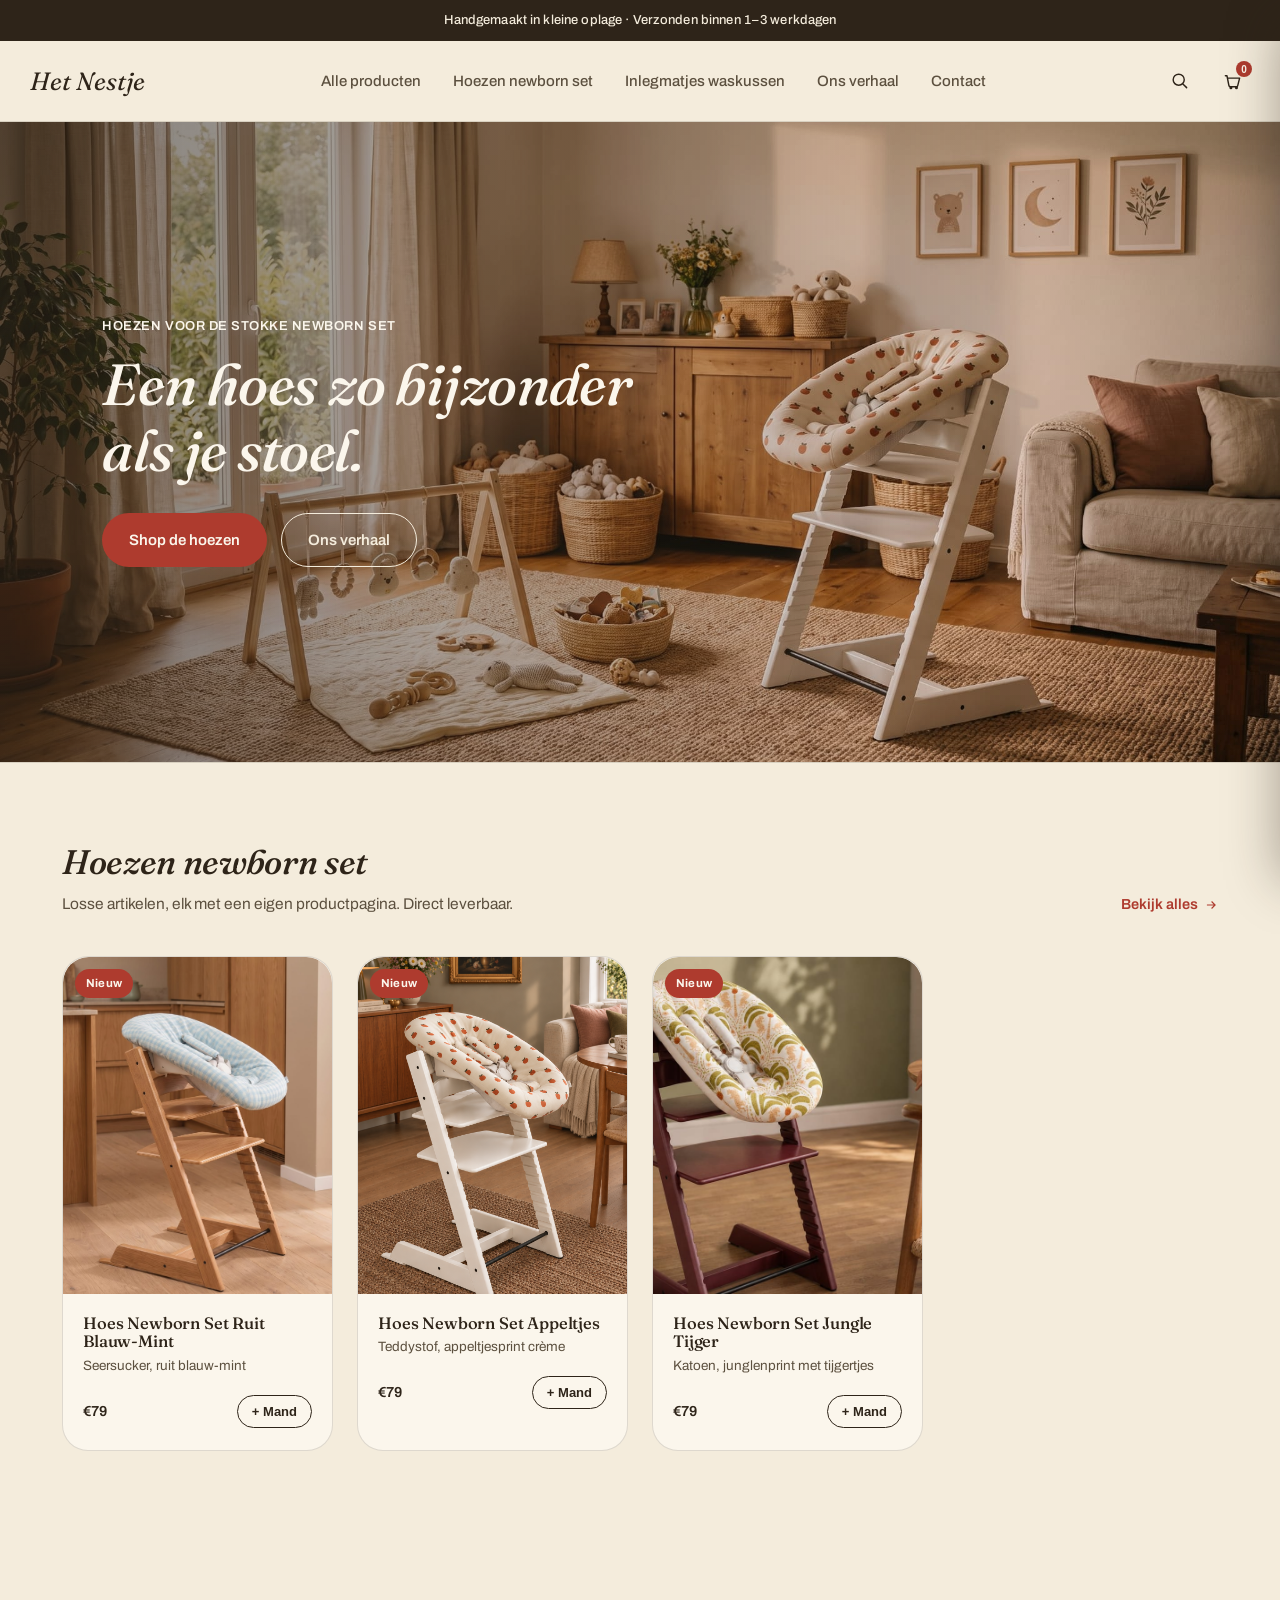
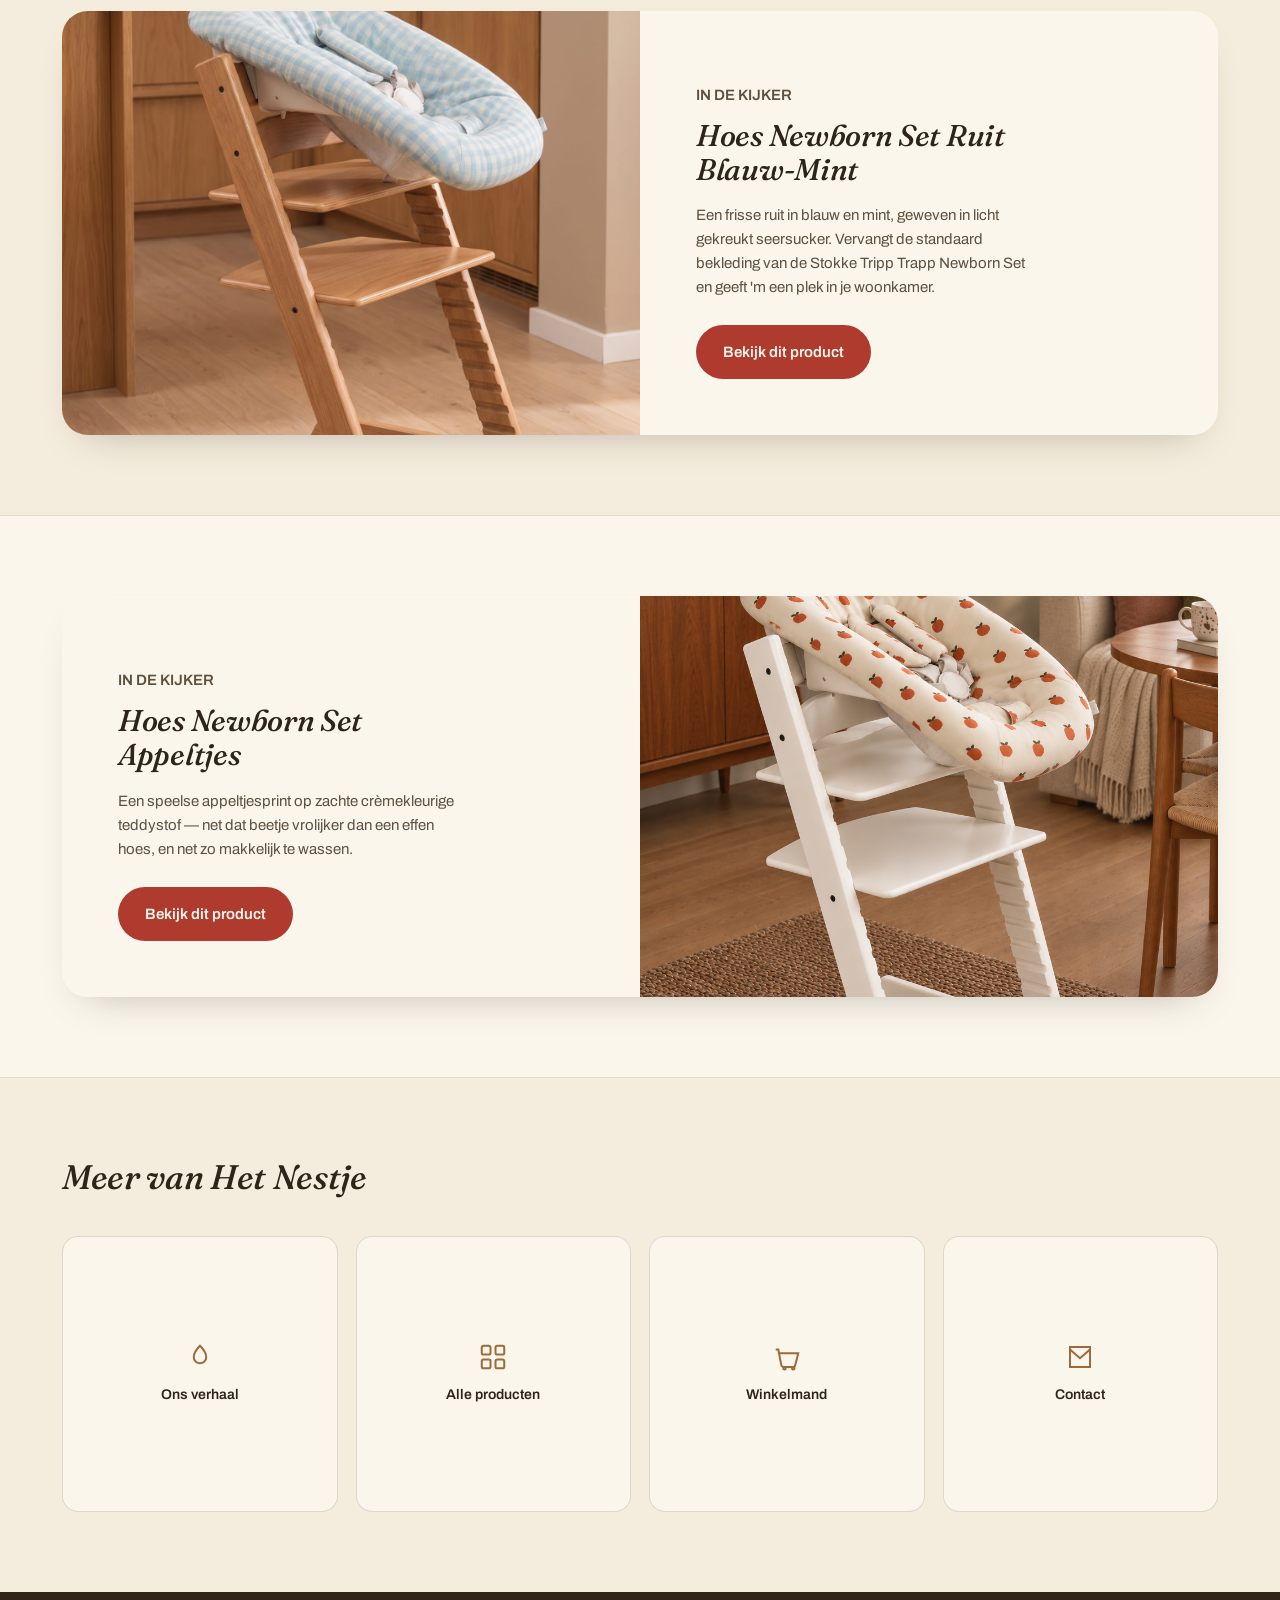
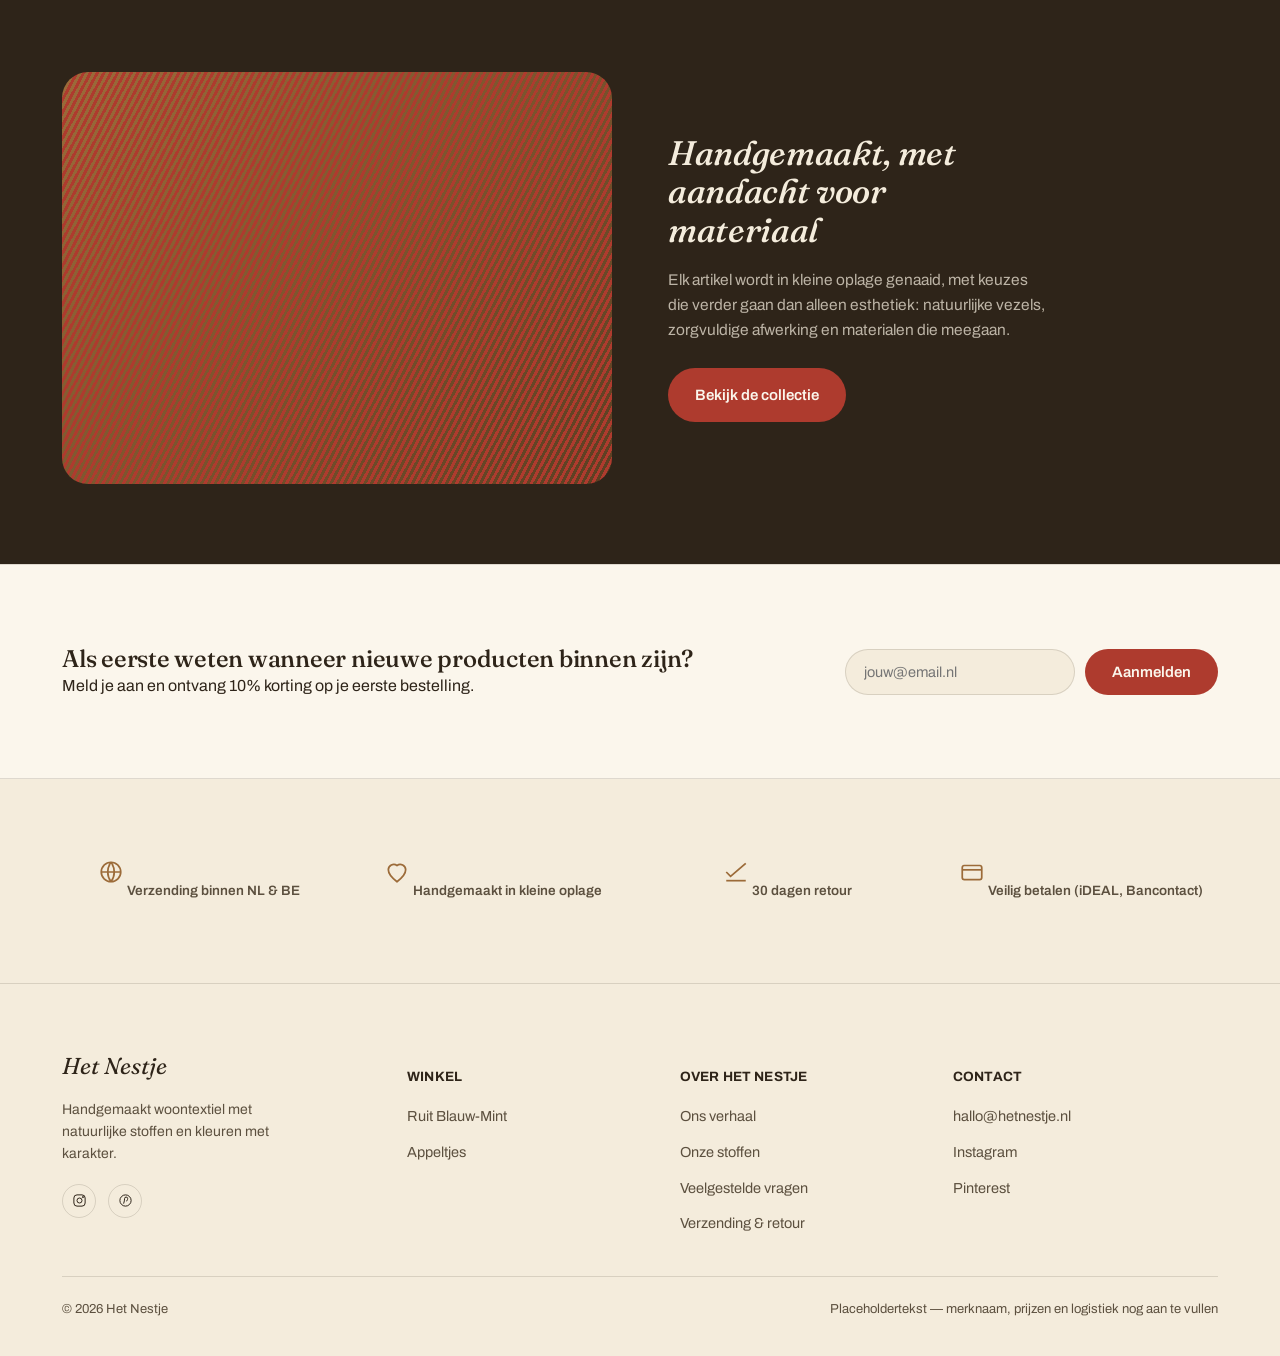
<file: index.html>
<!DOCTYPE html>
<html lang="nl">
<head>
<meta charset="UTF-8">
<meta name="viewport" content="width=device-width, initial-scale=1.0">
<title>Het Nestje — handgemaakte woontextiel</title>
<link rel="preconnect" href="https://fonts.googleapis.com">
<link rel="preconnect" href="https://fonts.gstatic.com" crossorigin>
<link href="https://fonts.googleapis.com/css2?family=Fraunces:ital,opsz,wght@0,9..144,400..600;1,9..144,400..600&family=Archivo:wght@400;500;600;700&display=swap" rel="stylesheet">
<link rel="stylesheet" href="css/style.css">
</head>
<body>

<div class="announce">Handgemaakt in kleine oplage · Verzonden binnen 1–3 werkdagen</div>

<header class="nav">
  <div class="wrap nav-inner">
    <a href="index.html" class="logo">Het Nestje</a>
    <nav>
      <ul class="nav-links" id="navLinks">
        <li class="nav-item"><a href="shop.html">Alle producten</a></li>
        <li class="nav-item"><a href="shop.html?cat=Hoezen%20newborn%20set">Hoezen newborn set</a></li>
        <li class="nav-item"><a href="shop.html?cat=Inlegmatjes%20waskussen">Inlegmatjes waskussen</a></li>
        <li class="nav-item"><a href="index.html#verhaal">Ons verhaal</a></li>
        <li class="nav-item"><a href="index.html#nieuwsbrief">Contact</a></li>
      </ul>
    </nav>
    <div class="nav-right">
      <button class="icon-btn" aria-label="Zoeken">
        <svg width="19" height="19" viewBox="0 0 24 24" fill="none" stroke="currentColor" stroke-width="1.8" stroke-linecap="round"><circle cx="11" cy="11" r="7"/><line x1="21" y1="21" x2="16.6" y2="16.6"/></svg>
      </button>
      <button class="icon-btn" aria-label="Winkelmand" data-cart-open>
        <svg width="19" height="19" viewBox="0 0 24 24" fill="none" stroke="currentColor" stroke-width="1.8" stroke-linecap="round" stroke-linejoin="round"><path d="M3 6h2l2.4 12.2a2 2 0 0 0 2 1.8h7.2a2 2 0 0 0 2-1.6L21 9H6"/><circle cx="10" cy="21" r="1"/><circle cx="17" cy="21" r="1"/></svg>
        <span class="cart-count">0</span>
      </button>
      <button class="nav-toggle" id="navToggle" aria-label="Menu" aria-expanded="false">
        <svg viewBox="0 0 24 24" fill="none" stroke="currentColor" stroke-width="1.8" stroke-linecap="round"><line x1="3" y1="7" x2="21" y2="7"/><line x1="3" y1="12" x2="21" y2="12"/><line x1="3" y1="17" x2="21" y2="17"/></svg>
      </button>
    </div>
  </div>
</header>

<main id="top">

  <!-- HERO: full-bleed banner -->
  <section class="hero" style="padding:0;">
    <div class="hero-scene">
      <div class="hero-overlay">
        <p class="hero-eyebrow">HOEZEN VOOR DE STOKKE NEWBORN SET</p>
        <h1>Een hoes zo bijzonder als je stoel.</h1>
        <div class="hero-cta">
          <a href="shop.html" class="btn btn-primary">Shop de hoezen</a>
          <a href="index.html#verhaal" class="btn btn-ghost btn-on-ink">Ons verhaal</a>
        </div>
      </div>
    </div>
  </section>

  <!-- NIEUW BINNEN: dynamische productgrid -->
  <section id="collectie">
    <div class="wrap">
      <div class="section-head">
        <div>
          <h2>Hoezen newborn set</h2>
          <p>Losse artikelen, elk met een eigen productpagina. Direct leverbaar.</p>
        </div>
        <a href="shop.html" class="section-link">Bekijk alles
          <svg viewBox="0 0 24 24" fill="none" stroke="currentColor" stroke-width="2"><path d="M5 12h14M13 6l6 6-6 6"/></svg>
        </a>
      </div>
      <div class="product-row" data-shop="featured"></div>
    </div>
  </section>

  <!-- FEATURE BANNER 1 -->
  <section id="stoffen">
    <div class="wrap">
      <div class="feature">
        <div class="feature-art" style="background-image:url('assets/images/newborn-set-seersucker-blauw-mint.jpeg'); background-size:cover; background-position:center;"></div>
        <div class="feature-copy">
          <p class="feature-eyebrow">IN DE KIJKER</p>
          <h3>Hoes Newborn Set Ruit Blauw-Mint</h3>
          <p>Een frisse ruit in blauw en mint, geweven in licht gekreukt seersucker. Vervangt de standaard bekleding van de Stokke Tripp Trapp Newborn Set en geeft 'm een plek in je woonkamer.</p>
          <a href="product.html?id=newborn-set-seersucker-blauw-mint" class="btn btn-primary">Bekijk dit product</a>
        </div>
      </div>
    </div>
  </section>

  <!-- FEATURE BANNER 2 (reversed) -->
  <section class="on-surface">
    <div class="wrap">
      <div class="feature reverse">
        <div class="feature-art" style="background-image:url('assets/images/newborn-set-teddy-appeltjes.png'); background-size:cover; background-position:center;"></div>
        <div class="feature-copy">
          <p class="feature-eyebrow">IN DE KIJKER</p>
          <h3>Hoes Newborn Set Appeltjes</h3>
          <p>Een speelse appeltjesprint op zachte crèmekleurige teddystof — net dat beetje vrolijker dan een effen hoes, en net zo makkelijk te wassen.</p>
          <a href="product.html?id=newborn-set-teddy-appeltjes" class="btn btn-primary">Bekijk dit product</a>
        </div>
      </div>
    </div>
  </section>

  <!-- BRAND TILES -->
  <section id="verhaal">
    <div class="wrap">
      <div class="section-head">
        <div>
          <h2>Meer van Het Nestje</h2>
        </div>
      </div>
      <div class="brand-tiles">
        <a href="index.html#verhaal" class="brand-tile">
          <svg viewBox="0 0 24 24" fill="none" stroke="currentColor" stroke-width="1.6"><path d="M12 3c3 3 5 6 5 9a5 5 0 0 1-10 0c0-3 2-6 5-9z"/></svg>
          <span>Ons verhaal</span>
        </a>
        <a href="shop.html" class="brand-tile">
          <svg viewBox="0 0 24 24" fill="none" stroke="currentColor" stroke-width="1.6"><rect x="3" y="3" width="7" height="7" rx="1.5"/><rect x="14" y="3" width="7" height="7" rx="1.5"/><rect x="3" y="14" width="7" height="7" rx="1.5"/><rect x="14" y="14" width="7" height="7" rx="1.5"/></svg>
          <span>Alle producten</span>
        </a>
        <a href="cart.html" class="brand-tile">
          <svg viewBox="0 0 24 24" fill="none" stroke="currentColor" stroke-width="1.6"><path d="M3 6h2l2.4 12.2a2 2 0 0 0 2 1.8h7.2a2 2 0 0 0 2-1.6L21 9H6"/><circle cx="10" cy="21" r="1"/><circle cx="17" cy="21" r="1"/></svg>
          <span>Winkelmand</span>
        </a>
        <a href="index.html#nieuwsbrief" class="brand-tile">
          <svg viewBox="0 0 24 24" fill="none" stroke="currentColor" stroke-width="1.6"><path d="M4 4h16v16H4z"/><path d="M4 6l8 7 8-7"/></svg>
          <span>Contact</span>
        </a>
      </div>
    </div>
  </section>

  <!-- STATEMENT / CRAFT -->
  <section class="statement">
    <div class="wrap">
      <div class="statement-art"></div>
      <div>
        <h2>Handgemaakt, met aandacht voor materiaal</h2>
        <p>Elk artikel wordt in kleine oplage genaaid, met keuzes die verder gaan dan alleen esthetiek: natuurlijke vezels, zorgvuldige afwerking en materialen die meegaan.</p>
        <a href="shop.html" class="btn btn-primary">Bekijk de collectie</a>
      </div>
    </div>
  </section>

  <!-- NEWSLETTER -->
  <section class="on-surface" id="nieuwsbrief">
    <div class="wrap newsletter-inner">
      <div>
        <h2 class="newsletter">Als eerste weten wanneer nieuwe producten binnen zijn?</h2>
        <p>Meld je aan en ontvang 10% korting op je eerste bestelling.</p>
      </div>
      <form class="newsletter-form" onsubmit="event.preventDefault(); this.reset(); this.querySelector('button').textContent='Bedankt!';">
        <label for="email" class="visually-hidden">E-mailadres</label>
        <input id="email" type="email" placeholder="jouw@email.nl" required>
        <button type="submit" class="btn btn-primary">Aanmelden</button>
      </form>
    </div>
  </section>

  <!-- TRUST BADGES -->
  <section>
    <div class="wrap badges">
      <div class="badge">
        <svg viewBox="0 0 24 24" fill="none" stroke="currentColor" stroke-width="1.6"><path d="M3 12h18M12 3a15 15 0 0 1 0 18M12 3a15 15 0 0 0 0 18"/><circle cx="12" cy="12" r="9"/></svg>
        <span>Verzending binnen NL &amp; BE</span>
      </div>
      <div class="badge">
        <svg viewBox="0 0 24 24" fill="none" stroke="currentColor" stroke-width="1.6"><path d="M12 21c-4-3-8-6.5-8-11a5 5 0 0 1 8-4 5 5 0 0 1 8 4c0 4.5-4 8-8 11z"/></svg>
        <span>Handgemaakt in kleine oplage</span>
      </div>
      <div class="badge">
        <svg viewBox="0 0 24 24" fill="none" stroke="currentColor" stroke-width="1.6"><path d="M3 12l4 4L21 4"/><path d="M3 20h18"/></svg>
        <span>30 dagen retour</span>
      </div>
      <div class="badge">
        <svg viewBox="0 0 24 24" fill="none" stroke="currentColor" stroke-width="1.6"><rect x="3" y="6" width="18" height="13" rx="2"/><path d="M3 10h18"/></svg>
        <span>Veilig betalen (iDEAL, Bancontact)</span>
      </div>
    </div>
  </section>

</main>

<footer>
  <div class="wrap">
    <div class="footer-grid">
      <div class="footer-brand">
        <a href="index.html" class="logo">Het Nestje</a>
        <p>Handgemaakt woontextiel met natuurlijke stoffen en kleuren met karakter.</p>
        <div class="footer-social">
          <a href="#" aria-label="Instagram"><svg viewBox="0 0 24 24" fill="none" stroke="currentColor" stroke-width="1.6"><rect x="3" y="3" width="18" height="18" rx="5"/><circle cx="12" cy="12" r="4"/><circle cx="17.5" cy="6.5" r="1"/></svg></a>
          <a href="#" aria-label="Pinterest"><svg viewBox="0 0 24 24" fill="none" stroke="currentColor" stroke-width="1.6"><circle cx="12" cy="12" r="9"/><path d="M9 17c1-3 1.5-6 1.5-8a2.5 2.5 0 0 1 5 0c0 1.5-1 4-2.5 4"/></svg></a>
        </div>
      </div>
      <div class="footer-col">
        <h4>WINKEL</h4>
        <ul>
          <li><a href="product.html?id=newborn-set-seersucker-blauw-mint">Ruit Blauw-Mint</a></li>
          <li><a href="product.html?id=newborn-set-teddy-appeltjes">Appeltjes</a></li>
        </ul>
      </div>
      <div class="footer-col">
        <h4>OVER HET NESTJE</h4>
        <ul>
          <li><a href="index.html#verhaal">Ons verhaal</a></li>
          <li><a href="index.html#stoffen">Onze stoffen</a></li>
          <li><a href="#">Veelgestelde vragen</a></li>
          <li><a href="#">Verzending &amp; retour</a></li>
        </ul>
      </div>
      <div class="footer-col">
        <h4>CONTACT</h4>
        <ul>
          <li><a href="mailto:hallo@hetnestje.nl">hallo@hetnestje.nl</a></li>
          <li><a href="#">Instagram</a></li>
          <li><a href="#">Pinterest</a></li>
        </ul>
      </div>
    </div>
    <div class="footer-bottom">
      <span>© 2026 Het Nestje</span>
      <span>Placeholdertekst — merknaam, prijzen en logistiek nog aan te vullen</span>
    </div>
  </div>
</footer>

<script src="js/products.js"></script>
<script src="js/cart.js"></script>
<script src="js/shop.js"></script>
<script src="js/main.js"></script>

</body>
</html>
</file>
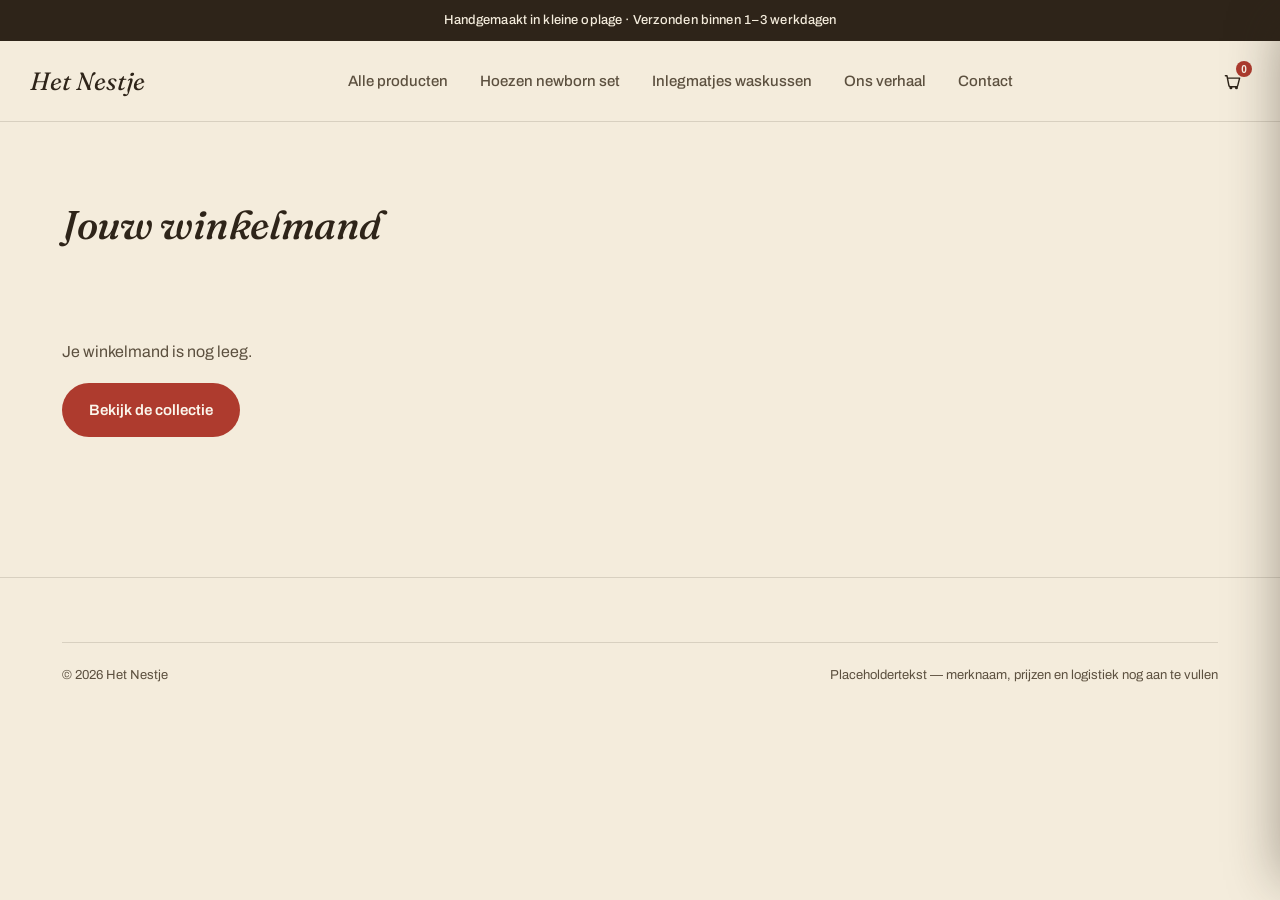
<file: cart.html>
<!DOCTYPE html>
<html lang="nl">
<head>
<meta charset="UTF-8">
<meta name="viewport" content="width=device-width, initial-scale=1.0">
<title>Winkelmand — Het Nestje</title>
<link rel="preconnect" href="https://fonts.googleapis.com">
<link rel="preconnect" href="https://fonts.gstatic.com" crossorigin>
<link href="https://fonts.googleapis.com/css2?family=Fraunces:ital,opsz,wght@0,9..144,400..600;1,9..144,400..600&family=Archivo:wght@400;500;600;700&display=swap" rel="stylesheet">
<link rel="stylesheet" href="css/style.css">
</head>
<body>

<div class="announce">Handgemaakt in kleine oplage · Verzonden binnen 1–3 werkdagen</div>

<header class="nav">
  <div class="wrap nav-inner">
    <a href="index.html" class="logo">Het Nestje</a>
    <nav>
      <ul class="nav-links" id="navLinks">
        <li class="nav-item"><a href="shop.html">Alle producten</a></li>
        <li class="nav-item"><a href="shop.html?cat=Hoezen%20newborn%20set">Hoezen newborn set</a></li>
        <li class="nav-item"><a href="shop.html?cat=Inlegmatjes%20waskussen">Inlegmatjes waskussen</a></li>
        <li class="nav-item"><a href="index.html#verhaal">Ons verhaal</a></li>
        <li class="nav-item"><a href="index.html#nieuwsbrief">Contact</a></li>
      </ul>
    </nav>
    <div class="nav-right">
      <button class="icon-btn" aria-label="Winkelmand" data-cart-open>
        <svg width="19" height="19" viewBox="0 0 24 24" fill="none" stroke="currentColor" stroke-width="1.8" stroke-linecap="round" stroke-linejoin="round"><path d="M3 6h2l2.4 12.2a2 2 0 0 0 2 1.8h7.2a2 2 0 0 0 2-1.6L21 9H6"/><circle cx="10" cy="21" r="1"/><circle cx="17" cy="21" r="1"/></svg>
        <span class="cart-count">0</span>
      </button>
      <button class="nav-toggle" id="navToggle" aria-label="Menu" aria-expanded="false">
        <svg viewBox="0 0 24 24" fill="none" stroke="currentColor" stroke-width="1.8" stroke-linecap="round"><line x1="3" y1="7" x2="21" y2="7"/><line x1="3" y1="12" x2="21" y2="12"/><line x1="3" y1="17" x2="21" y2="17"/></svg>
      </button>
    </div>
  </div>
</header>

<main>
  <section>
    <div class="wrap">
      <h1 style="font-style:italic; font-size:clamp(28px,3.6vw,40px); margin-bottom:32px;">Jouw winkelmand</h1>

      <div class="cart-page-empty" id="cpEmpty" hidden>
        <p>Je winkelmand is nog leeg.</p>
        <a href="shop.html" class="btn btn-primary">Bekijk de collectie</a>
      </div>

      <div class="cart-page-grid">
        <div class="cp-lines" id="cpBody"></div>
        <aside class="cp-summary" id="cpSummary">
          <h2>Overzicht</h2>
          <div class="co-row"><span>Subtotaal</span><strong id="cpSubtotal">€0</strong></div>
          <div class="co-row"><span>Verzending</span><strong id="cpShipping">€0</strong></div>
          <div class="co-row co-row-total"><span>Totaal</span><strong id="cpTotal">€0</strong></div>
          <a href="checkout.html" class="btn btn-primary cart-checkout-btn">Naar de kassa →</a>
          <a href="shop.html" class="cart-view-link">Verder winkelen</a>
        </aside>
      </div>
    </div>
  </section>
</main>

<footer>
  <div class="wrap">
    <div class="footer-bottom">
      <span>© 2026 Het Nestje</span>
      <span>Placeholdertekst — merknaam, prijzen en logistiek nog aan te vullen</span>
    </div>
  </div>
</footer>

<script src="js/products.js"></script>
<script src="js/cart.js"></script>
<script src="js/cart-page.js"></script>
<script src="js/main.js"></script>

</body>
</html>
</file>
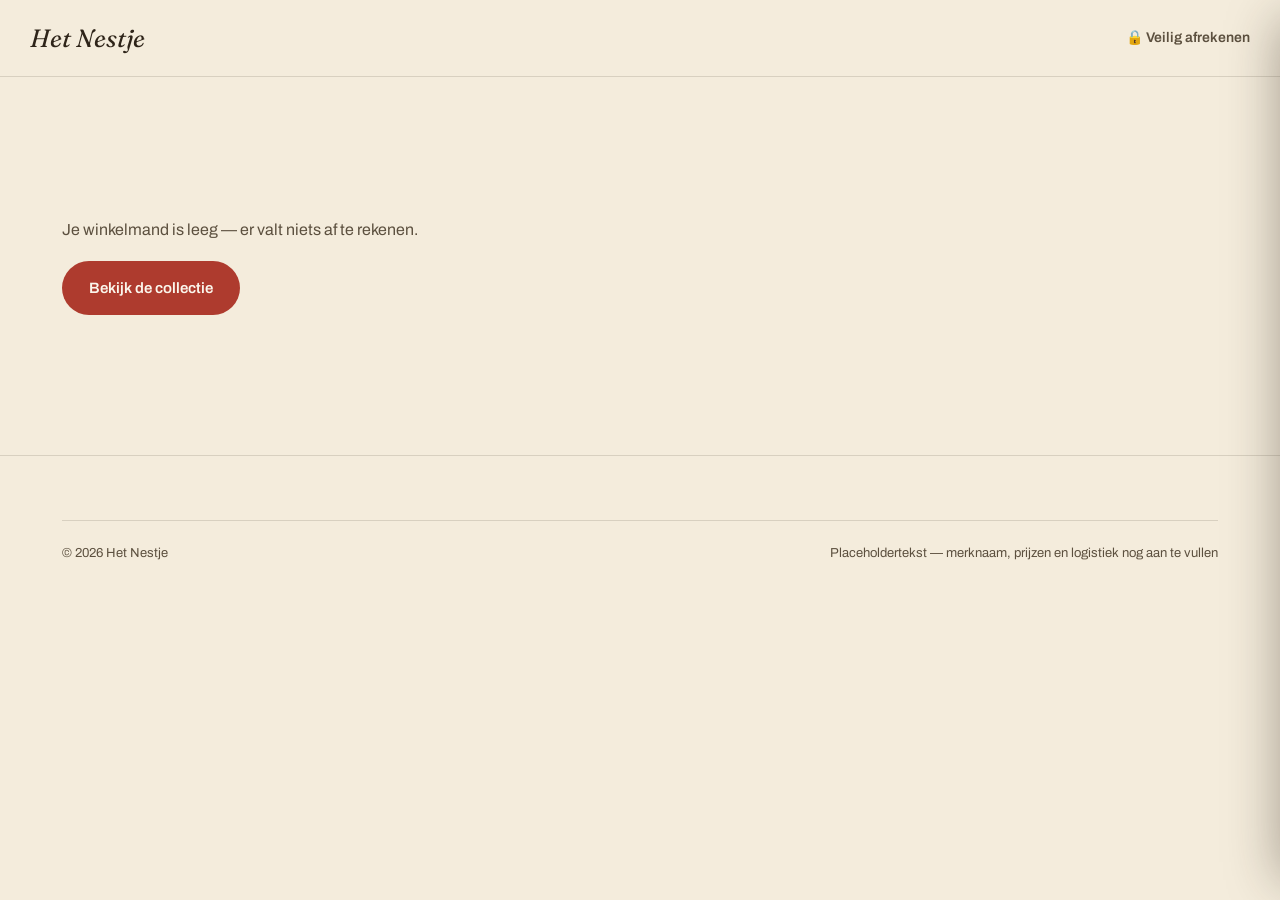
<file: checkout.html>
<!DOCTYPE html>
<html lang="nl">
<head>
<meta charset="UTF-8">
<meta name="viewport" content="width=device-width, initial-scale=1.0">
<title>Afrekenen — Het Nestje</title>
<link rel="preconnect" href="https://fonts.googleapis.com">
<link rel="preconnect" href="https://fonts.gstatic.com" crossorigin>
<link href="https://fonts.googleapis.com/css2?family=Fraunces:ital,opsz,wght@0,9..144,400..600;1,9..144,400..600&family=Archivo:wght@400;500;600;700&display=swap" rel="stylesheet">
<link rel="stylesheet" href="css/style.css">
</head>
<body>

<header class="nav">
  <div class="wrap nav-inner">
    <a href="index.html" class="logo">Het Nestje</a>
    <p style="font-size:14px; color:var(--ink-soft); font-weight:600;">🔒 Veilig afrekenen</p>
  </div>
</header>

<main>
  <section>
    <div class="wrap">

      <div class="co-empty" id="coEmpty" hidden>
        <p>Je winkelmand is leeg — er valt niets af te rekenen.</p>
        <a href="shop.html" class="btn btn-primary">Bekijk de collectie</a>
      </div>

      <div class="checkout-grid" id="coFormSection">
        <form class="checkout-form" id="coForm">
          <h2>Contactgegevens</h2>
          <label>E-mailadres
            <input type="email" required placeholder="jouw@email.nl">
          </label>

          <h2>Verzendadres</h2>
          <div class="form-row">
            <label>Voornaam <input type="text" required></label>
            <label>Achternaam <input type="text" required></label>
          </div>
          <label>Adres <input type="text" required placeholder="Straat en huisnummer"></label>
          <div class="form-row">
            <label>Postcode <input type="text" required></label>
            <label>Plaats <input type="text" required></label>
          </div>
          <label>Land
            <select required>
              <option>Nederland</option>
              <option>België</option>
            </select>
          </label>

          <h2>Betaalmethode</h2>
          <div class="pay-methods">
            <label class="pay-method"><input type="radio" name="pay" checked> iDEAL</label>
            <label class="pay-method"><input type="radio" name="pay"> Bancontact</label>
            <label class="pay-method"><input type="radio" name="pay"> Creditcard</label>
          </div>

          <button type="submit" class="btn btn-primary btn-add-large">Plaats bestelling — <span id="coSubmitTotal">€0</span></button>
        </form>

        <aside class="co-summary">
          <h2>Jouw bestelling</h2>
          <div id="coLines"></div>
          <div class="co-row"><span>Subtotaal</span><strong id="coSubtotal">€0</strong></div>
          <div class="co-row"><span>Verzending</span><strong id="coShipping">€0</strong></div>
          <div class="co-row co-row-total"><span>Totaal</span><strong id="coTotal">€0</strong></div>
        </aside>
      </div>

      <div class="co-confirmation" id="coConfirmation" hidden>
        <div class="co-confirmation-icon">✓</div>
        <h1>Bedankt voor je bestelling!</h1>
        <p>Ordernummer <strong id="coOrderNumber"></strong> — totaal <strong id="coOrderTotal"></strong>.</p>
        <p>Je ontvangt zo een bevestiging per e-mail.</p>
        <a href="shop.html" class="btn btn-primary">Verder winkelen</a>
      </div>

    </div>
  </section>
</main>

<footer>
  <div class="wrap">
    <div class="footer-bottom">
      <span>© 2026 Het Nestje</span>
      <span>Placeholdertekst — merknaam, prijzen en logistiek nog aan te vullen</span>
    </div>
  </div>
</footer>

<script src="js/products.js"></script>
<script src="js/cart.js"></script>
<script src="js/checkout.js"></script>

</body>
</html>
</file>
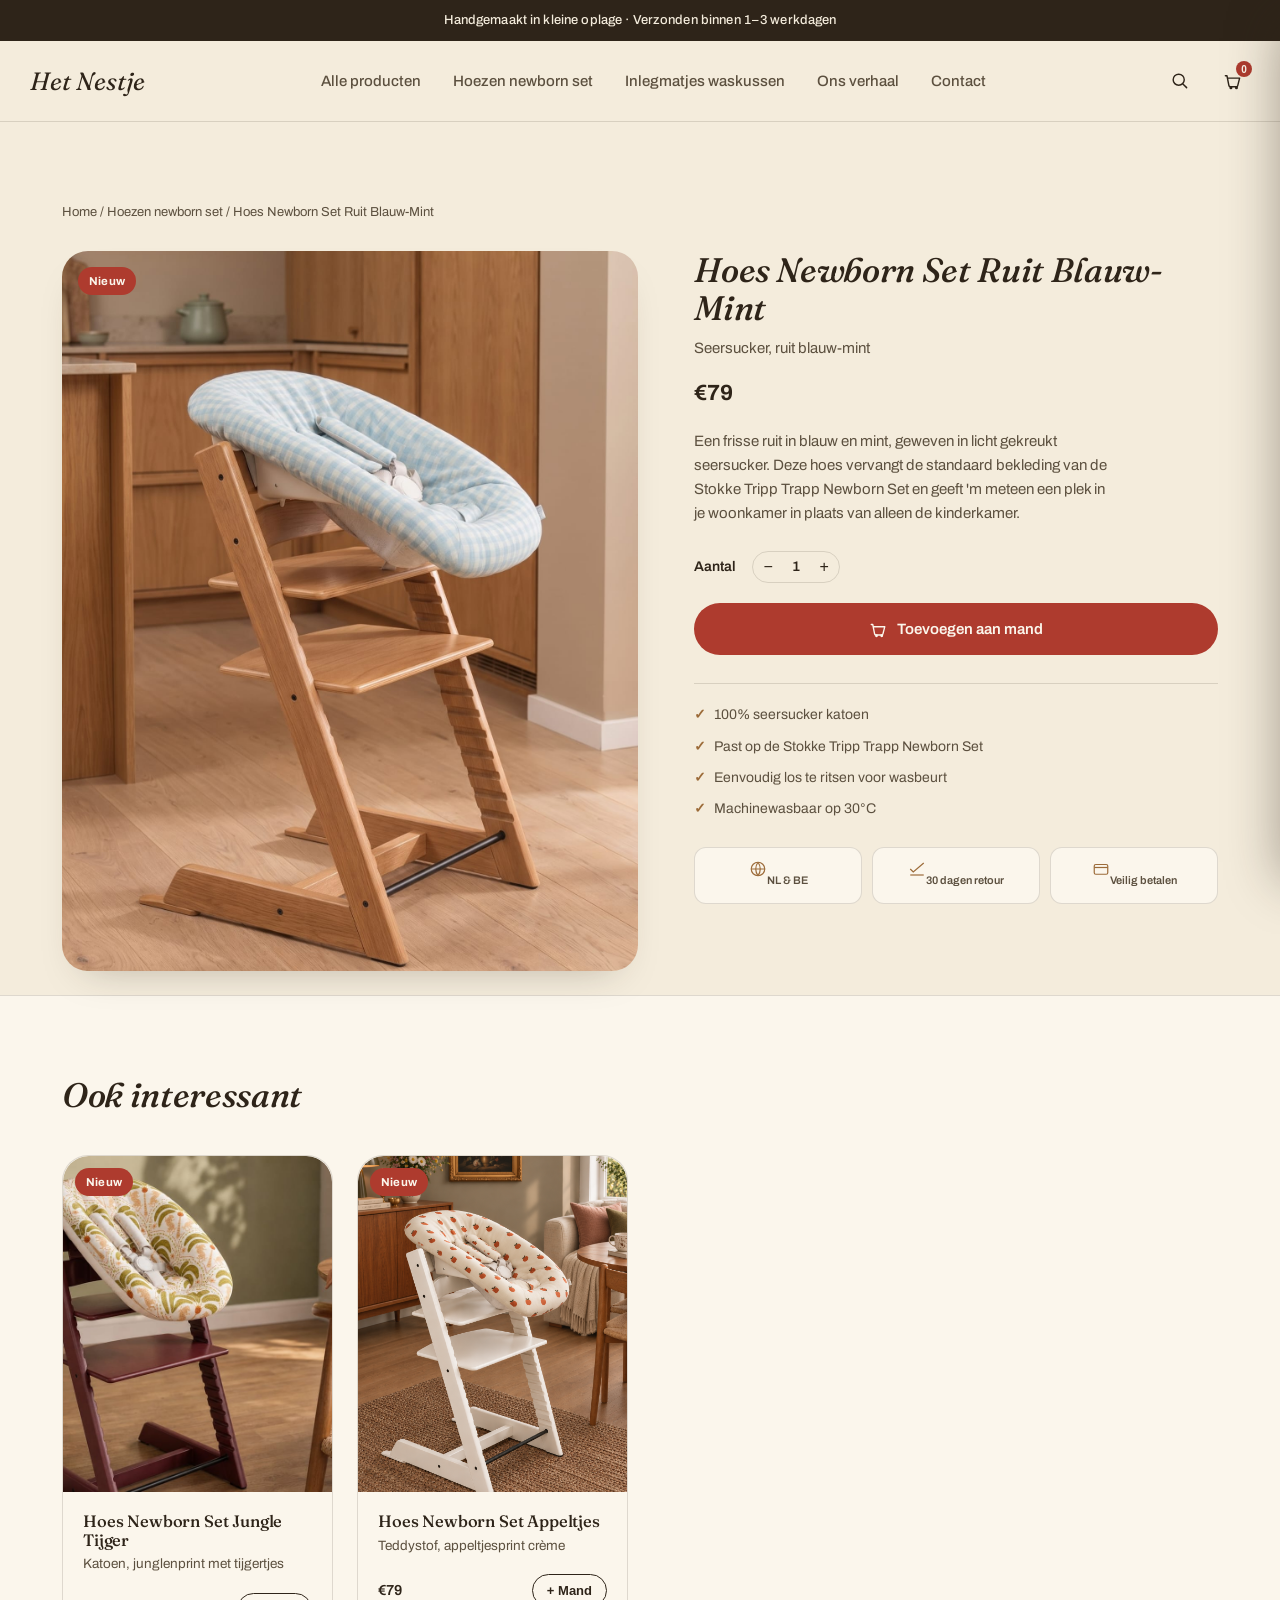
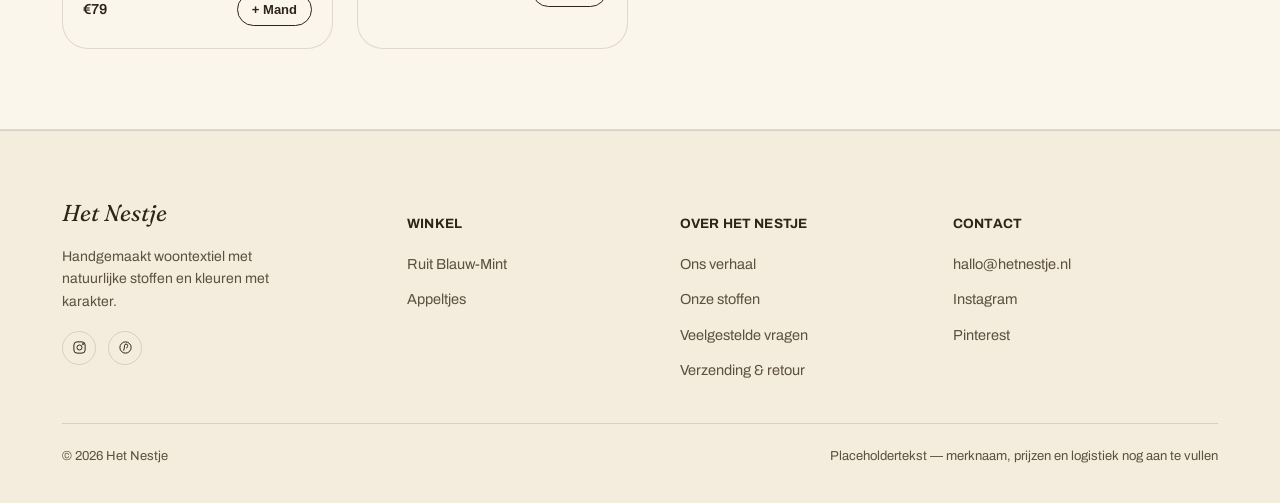
<file: product.html>
<!DOCTYPE html>
<html lang="nl">
<head>
<meta charset="UTF-8">
<meta name="viewport" content="width=device-width, initial-scale=1.0">
<title>Product — Het Nestje</title>
<link rel="preconnect" href="https://fonts.googleapis.com">
<link rel="preconnect" href="https://fonts.gstatic.com" crossorigin>
<link href="https://fonts.googleapis.com/css2?family=Fraunces:ital,opsz,wght@0,9..144,400..600;1,9..144,400..600&family=Archivo:wght@400;500;600;700&display=swap" rel="stylesheet">
<link rel="stylesheet" href="css/style.css">
</head>
<body>

<div class="announce">Handgemaakt in kleine oplage · Verzonden binnen 1–3 werkdagen</div>

<header class="nav">
  <div class="wrap nav-inner">
    <a href="index.html" class="logo">Het Nestje</a>
    <nav>
      <ul class="nav-links" id="navLinks">
        <li class="nav-item"><a href="shop.html">Alle producten</a></li>
        <li class="nav-item"><a href="shop.html?cat=Hoezen%20newborn%20set">Hoezen newborn set</a></li>
        <li class="nav-item"><a href="shop.html?cat=Inlegmatjes%20waskussen">Inlegmatjes waskussen</a></li>
        <li class="nav-item"><a href="index.html#verhaal">Ons verhaal</a></li>
        <li class="nav-item"><a href="index.html#nieuwsbrief">Contact</a></li>
      </ul>
    </nav>
    <div class="nav-right">
      <button class="icon-btn" aria-label="Zoeken">
        <svg width="19" height="19" viewBox="0 0 24 24" fill="none" stroke="currentColor" stroke-width="1.8" stroke-linecap="round"><circle cx="11" cy="11" r="7"/><line x1="21" y1="21" x2="16.6" y2="16.6"/></svg>
      </button>
      <button class="icon-btn" aria-label="Winkelmand" data-cart-open>
        <svg width="19" height="19" viewBox="0 0 24 24" fill="none" stroke="currentColor" stroke-width="1.8" stroke-linecap="round" stroke-linejoin="round"><path d="M3 6h2l2.4 12.2a2 2 0 0 0 2 1.8h7.2a2 2 0 0 0 2-1.6L21 9H6"/><circle cx="10" cy="21" r="1"/><circle cx="17" cy="21" r="1"/></svg>
        <span class="cart-count">0</span>
      </button>
      <button class="nav-toggle" id="navToggle" aria-label="Menu" aria-expanded="false">
        <svg viewBox="0 0 24 24" fill="none" stroke="currentColor" stroke-width="1.8" stroke-linecap="round"><line x1="3" y1="7" x2="21" y2="7"/><line x1="3" y1="12" x2="21" y2="12"/><line x1="3" y1="17" x2="21" y2="17"/></svg>
      </button>
    </div>
  </div>
</header>

<main>
  <section style="padding-bottom:24px;">
    <div class="wrap">
      <p class="breadcrumb"><a href="index.html">Home</a> / <a id="pdBreadcrumbCat" href="shop.html">Categorie</a> / <span id="pdBreadcrumbName">Product</span></p>

      <div class="product-detail">
        <div class="product-detail-media-wrap">
          <span class="product-badge" id="pdBadge" hidden></span>
          <div class="product-detail-media swatch" id="pdMedia"></div>
        </div>
        <div class="product-detail-info">
          <h1 id="pdName">Productnaam</h1>
          <p class="product-detail-tagline" id="pdTagline">Tagline</p>
          <p class="product-detail-price" id="pdPrice">€0</p>
          <p class="product-detail-description" id="pdDescription"></p>

          <div class="qty-row">
            <span>Aantal</span>
            <div class="qty-stepper">
              <button id="pdQtyDown" aria-label="Minder">−</button>
              <span id="pdQty">1</span>
              <button id="pdQtyUp" aria-label="Meer">+</button>
            </div>
          </div>

          <button class="btn btn-primary btn-add-large" id="pdAddBtn" data-add-to-cart="">
            <svg width="18" height="18" viewBox="0 0 24 24" fill="none" stroke="currentColor" stroke-width="1.8" stroke-linecap="round" stroke-linejoin="round"><path d="M3 6h2l2.4 12.2a2 2 0 0 0 2 1.8h7.2a2 2 0 0 0 2-1.6L21 9H6"/><circle cx="10" cy="21" r="1"/><circle cx="17" cy="21" r="1"/></svg>
            Toevoegen aan mand
          </button>

          <ul class="product-detail-details" id="pdDetails"></ul>

          <div class="badges badges-inline">
            <div class="badge"><svg viewBox="0 0 24 24" fill="none" stroke="currentColor" stroke-width="1.6"><path d="M3 12h18M12 3a15 15 0 0 1 0 18M12 3a15 15 0 0 0 0 18"/><circle cx="12" cy="12" r="9"/></svg><span>NL &amp; BE</span></div>
            <div class="badge"><svg viewBox="0 0 24 24" fill="none" stroke="currentColor" stroke-width="1.6"><path d="M3 12l4 4L21 4"/><path d="M3 20h18"/></svg><span>30 dagen retour</span></div>
            <div class="badge"><svg viewBox="0 0 24 24" fill="none" stroke="currentColor" stroke-width="1.6"><rect x="3" y="6" width="18" height="13" rx="2"/><path d="M3 10h18"/></svg><span>Veilig betalen</span></div>
          </div>
        </div>
      </div>
    </div>
  </section>

  <section class="on-surface">
    <div class="wrap">
      <div class="section-head">
        <div><h2>Ook interessant</h2></div>
      </div>
      <div class="product-row" id="pdRelated"></div>
    </div>
  </section>
</main>

<footer>
  <div class="wrap">
    <div class="footer-grid">
      <div class="footer-brand">
        <a href="index.html" class="logo">Het Nestje</a>
        <p>Handgemaakt woontextiel met natuurlijke stoffen en kleuren met karakter.</p>
        <div class="footer-social">
          <a href="#" aria-label="Instagram"><svg viewBox="0 0 24 24" fill="none" stroke="currentColor" stroke-width="1.6"><rect x="3" y="3" width="18" height="18" rx="5"/><circle cx="12" cy="12" r="4"/><circle cx="17.5" cy="6.5" r="1"/></svg></a>
          <a href="#" aria-label="Pinterest"><svg viewBox="0 0 24 24" fill="none" stroke="currentColor" stroke-width="1.6"><circle cx="12" cy="12" r="9"/><path d="M9 17c1-3 1.5-6 1.5-8a2.5 2.5 0 0 1 5 0c0 1.5-1 4-2.5 4"/></svg></a>
        </div>
      </div>
      <div class="footer-col">
        <h4>WINKEL</h4>
        <ul>
          <li><a href="product.html?id=newborn-set-seersucker-blauw-mint">Ruit Blauw-Mint</a></li>
          <li><a href="product.html?id=newborn-set-teddy-appeltjes">Appeltjes</a></li>
        </ul>
      </div>
      <div class="footer-col">
        <h4>OVER HET NESTJE</h4>
        <ul>
          <li><a href="index.html#verhaal">Ons verhaal</a></li>
          <li><a href="index.html#stoffen">Onze stoffen</a></li>
          <li><a href="#">Veelgestelde vragen</a></li>
          <li><a href="#">Verzending &amp; retour</a></li>
        </ul>
      </div>
      <div class="footer-col">
        <h4>CONTACT</h4>
        <ul>
          <li><a href="mailto:hallo@hetnestje.nl">hallo@hetnestje.nl</a></li>
          <li><a href="#">Instagram</a></li>
          <li><a href="#">Pinterest</a></li>
        </ul>
      </div>
    </div>
    <div class="footer-bottom">
      <span>© 2026 Het Nestje</span>
      <span>Placeholdertekst — merknaam, prijzen en logistiek nog aan te vullen</span>
    </div>
  </div>
</footer>

<script src="js/products.js"></script>
<script src="js/cart.js"></script>
<script src="js/shop.js"></script>
<script src="js/product-page.js"></script>
<script src="js/main.js"></script>

</body>
</html>
</file>
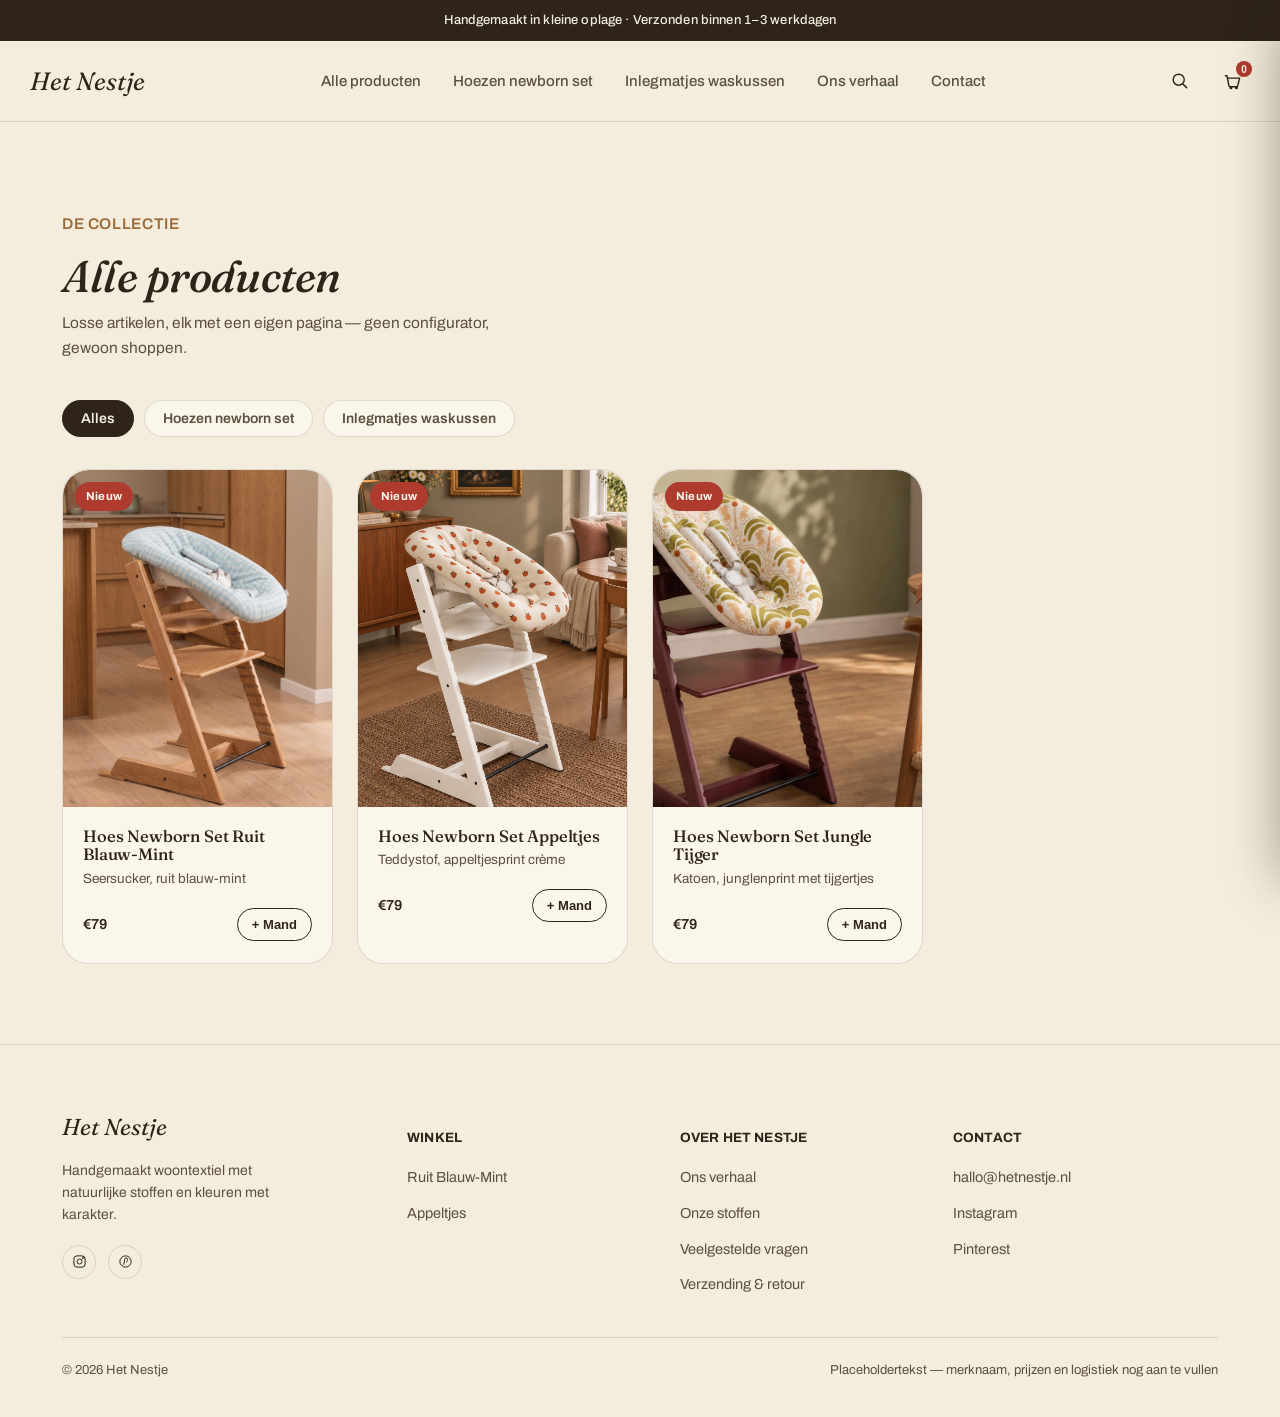
<file: shop.html>
<!DOCTYPE html>
<html lang="nl">
<head>
<meta charset="UTF-8">
<meta name="viewport" content="width=device-width, initial-scale=1.0">
<title>Alle producten — Het Nestje</title>
<link rel="preconnect" href="https://fonts.googleapis.com">
<link rel="preconnect" href="https://fonts.gstatic.com" crossorigin>
<link href="https://fonts.googleapis.com/css2?family=Fraunces:ital,opsz,wght@0,9..144,400..600;1,9..144,400..600&family=Archivo:wght@400;500;600;700&display=swap" rel="stylesheet">
<link rel="stylesheet" href="css/style.css">
</head>
<body>

<div class="announce">Handgemaakt in kleine oplage · Verzonden binnen 1–3 werkdagen</div>

<header class="nav">
  <div class="wrap nav-inner">
    <a href="index.html" class="logo">Het Nestje</a>
    <nav>
      <ul class="nav-links" id="navLinks">
        <li class="nav-item"><a href="shop.html">Alle producten</a></li>
        <li class="nav-item"><a href="shop.html?cat=Hoezen%20newborn%20set">Hoezen newborn set</a></li>
        <li class="nav-item"><a href="shop.html?cat=Inlegmatjes%20waskussen">Inlegmatjes waskussen</a></li>
        <li class="nav-item"><a href="index.html#verhaal">Ons verhaal</a></li>
        <li class="nav-item"><a href="index.html#nieuwsbrief">Contact</a></li>
      </ul>
    </nav>
    <div class="nav-right">
      <button class="icon-btn" aria-label="Zoeken">
        <svg width="19" height="19" viewBox="0 0 24 24" fill="none" stroke="currentColor" stroke-width="1.8" stroke-linecap="round"><circle cx="11" cy="11" r="7"/><line x1="21" y1="21" x2="16.6" y2="16.6"/></svg>
      </button>
      <button class="icon-btn" aria-label="Winkelmand" data-cart-open>
        <svg width="19" height="19" viewBox="0 0 24 24" fill="none" stroke="currentColor" stroke-width="1.8" stroke-linecap="round" stroke-linejoin="round"><path d="M3 6h2l2.4 12.2a2 2 0 0 0 2 1.8h7.2a2 2 0 0 0 2-1.6L21 9H6"/><circle cx="10" cy="21" r="1"/><circle cx="17" cy="21" r="1"/></svg>
        <span class="cart-count">0</span>
      </button>
      <button class="nav-toggle" id="navToggle" aria-label="Menu" aria-expanded="false">
        <svg viewBox="0 0 24 24" fill="none" stroke="currentColor" stroke-width="1.8" stroke-linecap="round"><line x1="3" y1="7" x2="21" y2="7"/><line x1="3" y1="12" x2="21" y2="12"/><line x1="3" y1="17" x2="21" y2="17"/></svg>
      </button>
    </div>
  </div>
</header>

<main>
  <section style="padding-bottom:0;">
    <div class="wrap">
      <div class="section-head">
        <div>
          <p class="hero-eyebrow" style="color:var(--ochre-deep);">DE COLLECTIE</p>
          <h1 style="font-style:italic; font-size:clamp(30px,4vw,44px);">Alle producten</h1>
          <p style="margin-top:10px;">Losse artikelen, elk met een eigen pagina — geen configurator, gewoon shoppen.</p>
        </div>
      </div>
      <div class="filter-row" id="filterRow">
        <button class="filter-pill active" data-filter="all">Alles</button>
        <button class="filter-pill" data-filter="Hoezen newborn set">Hoezen newborn set</button>
        <button class="filter-pill" data-filter="Inlegmatjes waskussen">Inlegmatjes waskussen</button>
      </div>
    </div>
  </section>

  <section style="padding-top:32px;">
    <div class="wrap">
      <div class="product-row product-row-wide" data-shop="all"></div>
    </div>
  </section>
</main>

<footer>
  <div class="wrap">
    <div class="footer-grid">
      <div class="footer-brand">
        <a href="index.html" class="logo">Het Nestje</a>
        <p>Handgemaakt woontextiel met natuurlijke stoffen en kleuren met karakter.</p>
        <div class="footer-social">
          <a href="#" aria-label="Instagram"><svg viewBox="0 0 24 24" fill="none" stroke="currentColor" stroke-width="1.6"><rect x="3" y="3" width="18" height="18" rx="5"/><circle cx="12" cy="12" r="4"/><circle cx="17.5" cy="6.5" r="1"/></svg></a>
          <a href="#" aria-label="Pinterest"><svg viewBox="0 0 24 24" fill="none" stroke="currentColor" stroke-width="1.6"><circle cx="12" cy="12" r="9"/><path d="M9 17c1-3 1.5-6 1.5-8a2.5 2.5 0 0 1 5 0c0 1.5-1 4-2.5 4"/></svg></a>
        </div>
      </div>
      <div class="footer-col">
        <h4>WINKEL</h4>
        <ul>
          <li><a href="product.html?id=newborn-set-seersucker-blauw-mint">Ruit Blauw-Mint</a></li>
          <li><a href="product.html?id=newborn-set-teddy-appeltjes">Appeltjes</a></li>
        </ul>
      </div>
      <div class="footer-col">
        <h4>OVER HET NESTJE</h4>
        <ul>
          <li><a href="index.html#verhaal">Ons verhaal</a></li>
          <li><a href="index.html#stoffen">Onze stoffen</a></li>
          <li><a href="#">Veelgestelde vragen</a></li>
          <li><a href="#">Verzending &amp; retour</a></li>
        </ul>
      </div>
      <div class="footer-col">
        <h4>CONTACT</h4>
        <ul>
          <li><a href="mailto:hallo@hetnestje.nl">hallo@hetnestje.nl</a></li>
          <li><a href="#">Instagram</a></li>
          <li><a href="#">Pinterest</a></li>
        </ul>
      </div>
    </div>
    <div class="footer-bottom">
      <span>© 2026 Het Nestje</span>
      <span>Placeholdertekst — merknaam, prijzen en logistiek nog aan te vullen</span>
    </div>
  </div>
</footer>

<script src="js/products.js"></script>
<script src="js/cart.js"></script>
<script src="js/shop.js"></script>
<script src="js/main.js"></script>
<script>
  (function () {
    const cat = new URLSearchParams(window.location.search).get("cat");
    if (cat) {
      document.addEventListener("DOMContentLoaded", () => {
        const btn = document.querySelector(`[data-filter="${cat}"]`);
        if (btn) btn.click();
      });
    }
  })();
</script>

</body>
</html>
</file>
<file: css/style.css>
:root{
    --cream:#F4ECDC;
    --surface:#FBF6EC;
    --ink:#2E2419;
    --ink-soft:#5C503F;
    --ochre:#C0864B;
    --ochre-deep:#9C6B39;
    --blue:#9FBBC4;
    --brick:#AE3B2E;
    --line: rgba(46,36,25,0.14);
    --on-ink: #F4ECDC;
    --on-ink-soft: rgba(244,236,220,0.72);
    --radius-lg: 26px;
    --radius-md: 16px;
    --shadow: 0 18px 40px -24px rgba(46,36,25,0.35);
  }
  :root:not([data-theme="light"]){
    @media (prefers-color-scheme: dark){
      --cream:#211A12; --surface:#2B2116; --ink:#F4ECDC; --ink-soft:#C9BCA5;
      --ochre:#D79A5C; --ochre-deep:#E4AD75; --blue:#8FB0BA; --brick:#D2685A;
      --line: rgba(244,236,220,0.16); --shadow: 0 18px 40px -20px rgba(0,0,0,0.55);
    }
  }
  :root[data-theme="dark"]{
    --cream:#211A12; --surface:#2B2116; --ink:#F4ECDC; --ink-soft:#C9BCA5;
    --ochre:#D79A5C; --ochre-deep:#E4AD75; --blue:#8FB0BA; --brick:#D2685A;
    --line: rgba(244,236,220,0.16); --shadow: 0 18px 40px -20px rgba(0,0,0,0.55);
  }

  *{box-sizing:border-box;}
  html{scroll-behavior:smooth;}
  body{margin:0; background:var(--cream); color:var(--ink); font-family:'Archivo',sans-serif; font-size:16px; line-height:1.6; -webkit-font-smoothing:antialiased;}

  /* ---------- Sterrenhemel-scrollbar ---------- */
  html{scrollbar-width:thin; scrollbar-color:var(--ink) var(--cream);}
  ::-webkit-scrollbar{width:14px; height:14px;}
  ::-webkit-scrollbar-track{background:var(--cream);}
  ::-webkit-scrollbar-thumb{
    background-color:var(--ink);
    background-image:
      radial-gradient(1.6px 1.6px at 4px 8px, var(--cream) 45%, transparent 46%),
      radial-gradient(1.2px 1.2px at 10px 18px, var(--cream) 45%, transparent 46%),
      radial-gradient(1.2px 1.2px at 6px 28px, var(--cream) 45%, transparent 46%),
      radial-gradient(1.6px 1.6px at 9px 36px, var(--cream) 45%, transparent 46%);
    background-repeat:repeat-y;
    border-radius:999px;
    border:3px solid var(--cream);
  }
  ::-webkit-scrollbar-thumb:hover{background-color:var(--ochre-deep);}
  img{max-width:100%; display:block;}
  a{color:inherit; cursor:pointer;}
  .wrap{max-width:1220px; margin:0 auto; padding:0 32px;}
  h1,h2,h3{font-family:'Fraunces',serif; font-weight:500; line-height:1.14; margin:0; letter-spacing:-0.01em;}
  p{margin:0;}

  .btn{display:inline-flex; align-items:center; gap:10px; padding:14px 26px; border-radius:999px; font-family:'Archivo',sans-serif; font-weight:600; font-size:15px; text-decoration:none; cursor:pointer; border:1.5px solid transparent; transition:transform .18s ease, background .18s ease, border-color .18s ease;}
  .btn:active{transform:scale(0.97);}
  .btn-primary{background:var(--brick); color:#FBF6EC;}
  .btn-primary:hover{background:var(--ochre-deep);}
  .btn-ghost{background:transparent; border-color:currentColor;}
  .btn-ghost:hover{background:var(--ink); color:var(--cream); border-color:var(--ink);}
  .btn-on-ink{border-color:var(--on-ink); color:var(--on-ink);}
  .btn-on-ink:hover{background:var(--on-ink); color:var(--ink);}

  /* ---------- Announcement bar ---------- */
  .announce{
    background:var(--ink); color:var(--on-ink);
    text-align:center; font-size:13px; font-weight:500;
    padding:10px 20px; letter-spacing:0.01em;
  }

  /* ---------- Nav ---------- */
  .nav{position:sticky; top:0; z-index:50; background:var(--cream); border-bottom:1px solid var(--line);}
  .nav-inner{display:flex; align-items:center; justify-content:space-between; padding:18px 0;}
  .logo{font-family:'Fraunces',serif; font-style:italic; font-size:25px; text-decoration:none; color:var(--ink);}
  .nav-links{display:flex; gap:8px; list-style:none; margin:0; padding:0;}
  .nav-item{position:relative;}
  .nav-links a{position:relative; text-decoration:none; font-size:15px; font-weight:500; color:var(--ink-soft); padding:10px 12px; display:inline-block; transition:color .15s ease;}
  .nav-links > .nav-item > a::after{content:""; position:absolute; left:12px; right:12px; bottom:6px; height:2px; background:var(--brick); transform:scaleX(0); transform-origin:left; transition:transform .25s ease;}
  .nav-links > .nav-item > a:hover{color:var(--ink);}
  .nav-links > .nav-item > a:hover::after{transform:scaleX(1);}
  .nav-right{display:flex; align-items:center; gap:18px;}
  .icon-btn{background:none; border:none; cursor:pointer; color:var(--ink); display:flex; align-items:center; padding:8px; border-radius:50%; position:relative; transition:background .18s ease, color .18s ease, transform .18s ease;}
  .icon-btn:hover{background:var(--surface); color:var(--brick); transform:translateY(-1px);}
  .icon-btn:active{transform:scale(0.92);}
  .icon-btn svg{transition:transform .18s ease;}
  .icon-btn:hover svg{transform:scale(1.1);}
  .cart-count{position:absolute; top:-2px; right:-2px; background:var(--brick); color:#FBF6EC; font-size:10px; font-weight:700; width:16px; height:16px; border-radius:50%; display:flex; align-items:center; justify-content:center;}
  .nav-toggle{display:none; background:none; border:none; cursor:pointer;}
  .nav-toggle svg{width:26px; height:26px;}

  .dropdown{
    position:absolute; top:100%; left:0;
    background:var(--surface); border:1px solid var(--line); border-radius:var(--radius-md);
    padding:14px; min-width:220px; box-shadow:var(--shadow);
    opacity:0; visibility:hidden; transform:translateY(6px);
    transition:opacity .16s ease, transform .16s ease, visibility .16s ease;
    display:flex; flex-direction:column; gap:2px;
  }
  .nav-item:hover .dropdown, .nav-item:focus-within .dropdown{opacity:1; visibility:visible; transform:translateY(0);}
  .dropdown a{padding:9px 10px; border-radius:9px; font-size:14.5px;}
  .dropdown a:hover{background:var(--cream); color:var(--ink);}

  .nav-links{flex-wrap:nowrap; white-space:nowrap;}
  @media (max-width:1180px){
    .nav-links{position:absolute; top:100%; left:0; right:0; flex-direction:column; gap:0; background:var(--surface); border-bottom:1px solid var(--line); max-height:0; overflow:hidden; transition:max-height .25s ease; white-space:normal;}
    .nav-links.open{max-height:420px; overflow-y:auto;}
    .nav-links a{display:block; padding:16px 32px; border-top:1px solid var(--line);}
    .dropdown{position:static; opacity:1; visibility:visible; transform:none; box-shadow:none; border:none; padding:0 0 0 20px; display:none;}
    .nav-item.expanded .dropdown{display:flex;}
    .nav-toggle{display:block;}
  }

  /* ---------- Hero (full-bleed, Donsje-style banner) ---------- */
  .hero{position:relative; overflow:hidden; border-bottom:1px solid var(--line);}
  .hero-scene{
    aspect-ratio:16/8; min-height:420px;
    background:url("../assets/images/hero-babykamer-ochtendlicht.jpg") center/cover no-repeat;
    position:relative;
  }
  .hero-overlay{
    position:absolute; inset:0; display:flex; flex-direction:column; align-items:flex-start; justify-content:center;
    padding:0 8%;
    background:linear-gradient(90deg, rgba(46,36,25,0.62) 0%, rgba(46,36,25,0.28) 55%, rgba(46,36,25,0.05) 80%);
  }
  .hero-eyebrow{color:#FBF6EC; font-size:13px; font-weight:600; letter-spacing:0.04em; margin-bottom:14px;}
  .hero h1{color:#FBF6EC; font-style:italic; font-size:clamp(34px,5.4vw,58px); max-width:14ch;}
  .hero-cta{margin-top:30px; display:flex; gap:14px; flex-wrap:wrap;}
  @media (prefers-reduced-motion:no-preference){
    .hero-overlay{animation:rise .8s ease both;}
  }
  @keyframes rise{from{opacity:0; transform:translateY(16px);} to{opacity:1; transform:translateY(0);}}

  /* ---------- Section shell ---------- */
  section{padding:80px 0;}
  .section-head{display:flex; align-items:flex-end; justify-content:space-between; gap:24px; margin-bottom:40px; flex-wrap:wrap;}
  .section-head h2{font-size:clamp(26px,3.2vw,34px); font-style:italic;}
  .section-head p{margin-top:10px; color:var(--ink-soft); font-size:15.5px; max-width:52ch;}
  .section-link{font-size:14.5px; font-weight:600; color:var(--brick); text-decoration:none; white-space:nowrap; display:flex; align-items:center; gap:6px;}
  .section-link svg{width:14px; height:14px;}
  .on-surface{background:var(--surface); border-top:1px solid var(--line); border-bottom:1px solid var(--line);}

  /* ---------- Product row ---------- */
  .product-row{display:grid; grid-template-columns:repeat(4,1fr); gap:24px;}
  .empty-category{grid-column:1/-1; padding:48px 0; text-align:center; color:var(--ink-soft); font-size:15px;}
  .product-card{background:var(--surface); border:1px solid var(--line); border-radius:var(--radius-lg); overflow:hidden; display:flex; flex-direction:column; transition:transform .2s ease, box-shadow .2s ease;}
  .product-card:hover{transform:translateY(-4px); box-shadow:var(--shadow);}
  .swatch{aspect-ratio:4/5; width:100%;}
  .swatch-stripe{background-image:repeating-linear-gradient(118deg, var(--brick) 0 16px, var(--surface) 16px 32px);}
  .swatch-gingham{background-color:var(--surface); background-image:repeating-linear-gradient(0deg, rgba(174,59,46,0.32) 0 11px, transparent 11px 22px), repeating-linear-gradient(90deg, rgba(174,59,46,0.32) 0 11px, transparent 11px 22px);}
  .swatch-waffle{background-color:var(--cream); background-image:radial-gradient(circle at 7px 7px, rgba(46,36,25,0.16) 1.6px, transparent 1.7px); background-size:14px 14px;}
  .swatch-cord{background:repeating-linear-gradient(90deg, var(--ochre) 0 5px, var(--ochre-deep) 5px 10px);}
  .product-body{padding:20px 20px 22px; display:flex; flex-direction:column; gap:4px; flex:1;}
  .product-body h3{font-size:16.5px; font-weight:500;}
  .product-body p{color:var(--ink-soft); font-size:13.5px;}
  .product-foot{margin-top:14px; display:flex; align-items:center; justify-content:space-between;}
  .price{font-weight:600; font-size:14.5px;}
  .add-btn{font-size:13px; font-weight:600; border:1.5px solid var(--ink); background:none; padding:8px 14px; border-radius:999px; cursor:pointer; color:var(--ink); transition:background .15s ease,color .15s ease;}
  .add-btn:hover{background:var(--ink); color:var(--cream);}
  @media (max-width:980px){.product-row{grid-template-columns:repeat(2,1fr);}}
  @media (max-width:560px){.product-row{grid-template-columns:1fr;}}

  /* ---------- Category tiles ---------- */
  .tile-grid{display:grid; grid-template-columns:repeat(4,1fr); gap:20px;}
  .tile{position:relative; border-radius:var(--radius-md); overflow:hidden; aspect-ratio:3/4; display:flex; align-items:flex-end; text-decoration:none; color:#FBF6EC; transition:transform .3s ease, box-shadow .3s ease;}
  .tile:hover{transform:translateY(-4px) scale(1.015); box-shadow:var(--shadow);}
  .tile-label{position:relative; padding:20px; font-weight:600; font-size:15px; z-index:2; transition:transform .3s ease;}
  .tile:hover .tile-label{transform:translateX(4px);}
  .tile::after{content:""; position:absolute; inset:0; background:linear-gradient(0deg, rgba(46,36,25,0.55), rgba(46,36,25,0.05) 55%); z-index:1;}
  .tile-a{background:repeating-linear-gradient(118deg, var(--brick) 0 16px, #d9b79a 16px 32px);}
  .tile-b{background-color:#e7ded0; background-image:repeating-linear-gradient(0deg, rgba(174,59,46,0.32) 0 11px, transparent 11px 22px), repeating-linear-gradient(90deg, rgba(174,59,46,0.32) 0 11px, transparent 11px 22px);}
  .tile-c{background:repeating-linear-gradient(90deg, var(--ochre) 0 5px, var(--ochre-deep) 5px 10px);}
  .tile-d{background:radial-gradient(circle at 30% 30%, var(--blue), #6f8f9a);}
  @media (max-width:900px){.tile-grid{grid-template-columns:repeat(2,1fr);}}

  /* ---------- Feature banners (alternating) ---------- */
  .feature{display:grid; grid-template-columns:1fr 1fr; gap:0; align-items:stretch; border-radius:var(--radius-lg); overflow:hidden; box-shadow:var(--shadow);}
  .feature-art{min-height:380px;}
  .feature-copy{background:var(--surface); padding:56px; display:flex; flex-direction:column; justify-content:center;}
  .feature.reverse{grid-template-columns:1fr 1fr;}
  .feature.reverse .feature-art{order:2;}
  .feature-eyebrow{font-size:13px; font-weight:600; color:var(--ochre-deep); margin-bottom:12px;}
  .feature h3{font-size:clamp(24px,2.6vw,30px); font-style:italic; max-width:16ch;}
  .feature-copy p{margin-top:16px; color:var(--ink-soft); font-size:15px; max-width:38ch;}
  .feature-copy .btn{margin-top:26px; width:fit-content;}
  @media (max-width:820px){
    .feature, .feature.reverse{grid-template-columns:1fr;}
    .feature.reverse .feature-art{order:0;}
    .feature-art{min-height:260px;}
    .feature-copy{padding:36px 28px;}
  }

  /* ---------- Brand link tiles ---------- */
  .brand-tiles{display:grid; grid-template-columns:repeat(4,1fr); gap:18px;}
  .brand-tile{border-radius:var(--radius-md); background:var(--surface); border:1px solid var(--line); aspect-ratio:1/1; display:flex; flex-direction:column; align-items:center; justify-content:center; gap:12px; text-decoration:none; color:var(--ink); padding:16px; text-align:center; transition:transform .18s ease, box-shadow .18s ease;}
  .brand-tile:hover{transform:translateY(-3px); box-shadow:var(--shadow);}
  .brand-tile svg{width:30px; height:30px; color:var(--ochre-deep); transition:transform .3s cubic-bezier(.2,.8,.2,1);}
  .brand-tile:hover svg{transform:scale(1.15) rotate(-6deg);}
  .brand-tile span{font-size:14px; font-weight:600;}
  @media (max-width:900px){.brand-tiles{grid-template-columns:repeat(3,1fr);}}
  @media (max-width:560px){.brand-tiles{grid-template-columns:repeat(2,1fr);}}

  /* ---------- Craft / statement banner (dark, Donsje sustainability-block style) ---------- */
  .statement{background:var(--ink); color:var(--on-ink);}
  .statement .wrap{display:grid; grid-template-columns:1fr 1fr; gap:56px; align-items:center;}
  .statement-art{border-radius:var(--radius-lg); aspect-ratio:4/3; background:repeating-linear-gradient(118deg, var(--brick) 0 3px, transparent 3px 6px), linear-gradient(135deg, var(--ochre-deep), #5c3f22);}
  .statement h2{color:var(--on-ink); font-style:italic; font-size:clamp(26px,3vw,34px); max-width:16ch;}
  .statement p{margin-top:18px; color:var(--on-ink-soft); font-size:15.5px; max-width:42ch;}
  .statement .btn{margin-top:26px;}
  @media (max-width:860px){.statement .wrap{grid-template-columns:1fr;} .statement-art{order:-1; max-width:340px; margin:0 auto;}}

  /* ---------- Newsletter ---------- */
  .newsletter-inner{display:flex; align-items:center; justify-content:space-between; gap:32px; flex-wrap:wrap;}
  .newsletter h2{font-size:clamp(22px,2.6vw,30px); font-style:italic; max-width:18ch;}
  .newsletter p{margin-top:8px; color:var(--ink-soft); font-size:14.5px;}
  .newsletter-form{display:flex; gap:10px; flex-wrap:wrap;}
  .newsletter-form input{padding:14px 18px; border-radius:999px; border:1.5px solid var(--line); background:var(--cream); font-family:'Archivo',sans-serif; font-size:14.5px; min-width:230px; color:var(--ink);}
  .newsletter-form input:focus{outline:2px solid var(--brick); outline-offset:2px;}

  /* ---------- Trust badges ---------- */
  .badges{display:grid; grid-template-columns:repeat(4,1fr); gap:20px; text-align:center;}
  .badge svg{width:26px; height:26px; color:var(--ochre-deep); margin:0 auto 10px;}
  .badge span{font-size:13.5px; font-weight:600; color:var(--ink-soft);}
  @media (max-width:700px){.badges{grid-template-columns:repeat(2,1fr); row-gap:32px;}}

  /* ---------- Footer ---------- */
  footer{padding:64px 0 36px; border-top:1px solid var(--line);}
  .footer-grid{display:grid; grid-template-columns:1.3fr 1fr 1fr 1.1fr; gap:32px; padding-bottom:40px;}
  .footer-brand .logo{font-size:23px;}
  .footer-brand p{margin-top:14px; color:var(--ink-soft); font-size:14px; max-width:30ch;}
  .footer-social{display:flex; gap:12px; margin-top:18px;}
  .footer-social a{width:34px; height:34px; border-radius:50%; border:1px solid var(--line); display:flex; align-items:center; justify-content:center;}
  .footer-social svg{width:15px; height:15px;}
  .footer-col h4{font-size:13.5px; font-weight:700; margin-bottom:16px; letter-spacing:0.01em;}
  .footer-col ul{list-style:none; margin:0; padding:0; display:flex; flex-direction:column; gap:10px;}
  .footer-col a{text-decoration:none; color:var(--ink-soft); font-size:14.5px;}
  .footer-col a:hover{color:var(--ink);}
  .footer-bottom{border-top:1px solid var(--line); padding-top:22px; display:flex; justify-content:space-between; flex-wrap:wrap; gap:10px; font-size:13px; color:var(--ink-soft);}
  @media (max-width:820px){.footer-grid{grid-template-columns:1fr 1fr;}}
  @media (max-width:520px){.footer-grid{grid-template-columns:1fr;}}

  .visually-hidden{position:absolute; width:1px; height:1px; overflow:hidden; clip:rect(0 0 0 0);}
  :focus-visible{outline:2px solid var(--brick); outline-offset:3px;}
  [hidden]{display:none !important;}
  .cart-line-media img, .cp-line-media img, .co-line-media img, .toast-media img{width:100%; height:100%; object-fit:cover; border-radius:inherit; display:block;}
  body.no-scroll{overflow:hidden;}

  /* ---------- Nieuwe stof-swatches (product-"foto's") ---------- */
  .swatch-blue{background:radial-gradient(circle at 30% 30%, var(--blue), #6f8f9a);}
  .swatch-plain{background:linear-gradient(160deg, var(--surface), var(--cream));}
  .swatch-duo{background-image:repeating-linear-gradient(118deg, var(--brick) 0 14px, transparent 14px 28px), linear-gradient(135deg, var(--ochre) 0%, var(--cream) 100%);}
  .swatch-gift{background:repeating-linear-gradient(45deg, var(--ochre-deep) 0 10px, var(--brick) 10px 20px);}

  /* ---------- Knop-glinster: subtiele lichtstreep bij hover ---------- */
  .btn{position:relative; overflow:hidden;}
  .btn::after{
    content:""; position:absolute; top:0; left:-60%; width:40%; height:100%;
    background:linear-gradient(115deg, transparent, rgba(255,255,255,0.55), transparent);
    transform:skewX(-20deg); transition:left .55s ease; pointer-events:none;
  }
  .btn:hover::after{left:130%;}
  @media (prefers-reduced-motion:reduce){.btn::after{display:none;}}

  /* ---------- Productkaart: media-wrap, badge, quick-add, hover-zoom ---------- */
  .product-media-link{display:block; text-decoration:none;}
  .product-media{position:relative; aspect-ratio:4/5; overflow:hidden; border-radius:var(--radius-lg) var(--radius-lg) 0 0;}
  .product-media .swatch, .product-media img{width:100%; height:100%; object-fit:cover; transition:transform .55s cubic-bezier(.2,.8,.2,1);}
  .product-card:hover .product-media .swatch, .product-card:hover .product-media img{transform:scale(1.08) rotate(-0.6deg);}
  .product-badge{position:absolute; top:12px; left:12px; z-index:2; background:var(--brick); color:#FBF6EC; font-size:11.5px; font-weight:700; padding:5px 11px; border-radius:999px; letter-spacing:0.02em;}
  .quick-add{
    position:absolute; bottom:12px; right:12px; z-index:2; width:38px; height:38px; border-radius:50%;
    background:var(--surface); color:var(--ink); border:1px solid var(--line); display:flex; align-items:center; justify-content:center;
    cursor:pointer; opacity:0; transform:translateY(8px) scale(0.9); transition:opacity .2s ease, transform .2s ease, background .2s ease, color .2s ease;
  }
  .product-card:hover .quick-add{opacity:1; transform:translateY(0) scale(1);}
  .quick-add:hover{background:var(--brick); color:#FBF6EC; border-color:var(--brick);}
  .product-title-link{text-decoration:none; color:inherit;}
  .product-title-link h3{transition:color .15s ease;}
  .product-card:hover .product-title-link h3{color:var(--brick);}
  .product-row-wide{grid-template-columns:repeat(4,1fr);}
  @keyframes pop{0%{transform:scale(1);} 40%{transform:scale(1.18);} 100%{transform:scale(1);}}
  .add-btn.pop, .btn-add-large.pop{animation:pop .32s ease;}

  /* ---------- Cart badge bump ---------- */
  @keyframes bump{0%{transform:scale(1);} 45%{transform:scale(1.5);} 100%{transform:scale(1);}}
  .cart-count.bump{animation:bump .38s ease;}

  /* ---------- Filter pillen (shop-pagina) ---------- */
  .filter-row{display:flex; gap:10px; flex-wrap:wrap; margin-top:28px;}
  .filter-pill{padding:10px 18px; border-radius:999px; border:1.5px solid var(--line); background:var(--surface); color:var(--ink-soft); font-family:'Archivo',sans-serif; font-size:14px; font-weight:600; cursor:pointer; transition:all .18s ease;}
  .filter-pill:hover{border-color:var(--ink); color:var(--ink);}
  .filter-pill.active{background:var(--ink); color:var(--cream); border-color:var(--ink);}

  /* ---------- Cart drawer + scrim ---------- */
  .cart-scrim{position:fixed; inset:0; background:rgba(46,36,25,0.42); opacity:0; visibility:hidden; transition:opacity .3s ease, visibility .3s ease; z-index:90;}
  .cart-scrim.open{opacity:1; visibility:visible;}
  .cart-drawer{
    position:fixed; top:0; right:0; height:100%; width:min(420px, 100vw); background:var(--surface); z-index:91;
    display:flex; flex-direction:column; transform:translateX(100%); transition:transform .35s cubic-bezier(.2,.8,.2,1);
    box-shadow:-20px 0 50px -20px rgba(46,36,25,0.4);
  }
  .cart-drawer.open{transform:translateX(0);}
  .cart-drawer-head{display:flex; align-items:center; justify-content:space-between; padding:22px 24px; border-bottom:1px solid var(--line);}
  .cart-drawer-head h2{font-size:19px; font-style:italic;}
  .cart-ship-bar{padding:16px 24px; border-bottom:1px solid var(--line);}
  .cart-ship-track{height:6px; border-radius:999px; background:var(--cream); overflow:hidden;}
  .cart-ship-fill{height:100%; background:var(--brick); border-radius:999px; transition:width .4s ease; width:0;}
  .cart-ship-bar p{margin-top:10px; font-size:13px; color:var(--ink-soft);}
  .cart-drawer-body{flex:1; overflow-y:auto; padding:18px 24px;}
  .cart-empty{display:flex; flex-direction:column; align-items:flex-start; gap:16px; padding:32px 0; color:var(--ink-soft);}
  .cart-line{display:flex; gap:14px; padding:16px 0; border-bottom:1px solid var(--line);}
  .cart-line-media{width:64px; height:64px; border-radius:12px; flex-shrink:0;}
  .cart-line-body{flex:1; display:flex; flex-direction:column; gap:6px;}
  .cart-line-name{font-size:14.5px; font-weight:600;}
  .cart-line-price{font-size:13px; color:var(--ink-soft);}
  .cart-line-remove{background:none; border:none; color:var(--ink-soft); cursor:pointer; padding:4px; align-self:flex-start; transition:color .15s ease;}
  .cart-line-remove:hover{color:var(--brick);}
  .cart-drawer-foot{padding:20px 24px 24px; border-top:1px solid var(--line);}
  .cart-subtotal{display:flex; justify-content:space-between; font-size:15px; font-weight:600; margin-bottom:14px;}
  .cart-checkout-btn{width:100%; justify-content:center;}
  .cart-view-link{display:block; text-align:center; margin-top:12px; font-size:13.5px; font-weight:600; color:var(--ink-soft); text-decoration:none;}
  .cart-view-link:hover{color:var(--ink);}

  /* ---------- Qty stepper ---------- */
  .qty-stepper{display:inline-flex; align-items:center; gap:0; border:1.5px solid var(--line); border-radius:999px; overflow:hidden; width:fit-content;}
  .qty-stepper button{width:30px; height:30px; border:none; background:none; cursor:pointer; font-size:16px; color:var(--ink); transition:background .15s ease;}
  .qty-stepper button:hover{background:var(--cream);}
  .qty-stepper span{min-width:26px; text-align:center; font-size:14px; font-weight:600;}

  /* ---------- Toast ---------- */
  .toast{
    position:fixed; bottom:28px; right:28px; z-index:120; background:var(--ink); color:var(--on-ink);
    display:flex; align-items:center; gap:12px; padding:14px 18px; border-radius:16px; box-shadow:var(--shadow);
    transform:translateY(20px) scale(0.96); opacity:0; pointer-events:none; transition:transform .32s cubic-bezier(.2,.8,.2,1), opacity .32s ease;
    max-width:320px;
  }
  .toast.show{transform:translateY(0) scale(1); opacity:1;}
  .toast-media{width:38px; height:38px; border-radius:10px; flex-shrink:0;}
  .toast strong{display:block; font-size:13.5px;}
  .toast span{font-size:12.5px; color:var(--on-ink-soft);}

  /* ---------- Product detail pagina ---------- */
  .breadcrumb{font-size:13px; color:var(--ink-soft); margin-bottom:28px;}
  .breadcrumb a{text-decoration:none; color:var(--ink-soft);}
  .breadcrumb a:hover{color:var(--ink);}
  .product-detail{display:grid; grid-template-columns:1.1fr 1fr; gap:56px; align-items:flex-start;}
  .product-detail-media-wrap{position:relative;}
  .product-detail-media{aspect-ratio:4/5; border-radius:var(--radius-lg); box-shadow:var(--shadow); overflow:hidden;}
  .product-detail-media img{width:100%; height:100%; object-fit:cover; display:block;}
  .product-detail-media-wrap .product-badge{top:16px; left:16px;}
  .product-detail-info h1{font-size:clamp(26px,3vw,34px); font-style:italic;}
  .product-detail-tagline{color:var(--ink-soft); margin-top:8px; font-size:15px;}
  .product-detail-price{font-size:22px; font-weight:700; margin-top:16px;}
  .product-detail-description{margin-top:18px; color:var(--ink-soft); font-size:15px; max-width:46ch;}
  .qty-row{display:flex; align-items:center; gap:16px; margin-top:26px;}
  .qty-row span{font-size:14px; font-weight:600;}
  .btn-add-large{width:100%; justify-content:center; margin-top:20px; padding:16px 26px;}
  .product-detail-details{margin:28px 0 0; padding:20px 0 0; border-top:1px solid var(--line); list-style:none; display:flex; flex-direction:column; gap:9px;}
  .product-detail-details li{font-size:14px; color:var(--ink-soft); padding-left:20px; position:relative;}
  .product-detail-details li::before{content:"✓"; position:absolute; left:0; color:var(--ochre-deep); font-weight:700;}
  .badges-inline{margin-top:26px; grid-template-columns:repeat(3,1fr); gap:10px;}
  .badges-inline .badge{background:var(--surface); border:1px solid var(--line); border-radius:12px; padding:12px 6px;}
  .badges-inline .badge svg{width:18px; height:18px; margin-bottom:6px;}
  .badges-inline .badge span{font-size:11px;}
  @media (max-width:820px){.product-detail{grid-template-columns:1fr;} .badges-inline{grid-template-columns:repeat(3,1fr);}}

  /* ---------- Winkelmand-pagina ---------- */
  .cart-page-grid{display:grid; grid-template-columns:1fr 340px; gap:48px; align-items:flex-start;}
  .cp-lines{display:flex; flex-direction:column;}
  .cp-line{display:flex; gap:18px; padding:22px 0; border-bottom:1px solid var(--line); align-items:flex-start;}
  .cp-line-media{width:88px; height:88px; border-radius:14px; flex-shrink:0;}
  .cp-line-body{flex:1; display:flex; flex-direction:column; gap:10px;}
  .cp-line-body h3{font-size:16px; font-weight:500;}
  .cp-line-body h3 a{text-decoration:none; color:inherit;}
  .cp-line-body p{color:var(--ink-soft); font-size:13.5px;}
  .cp-line-price{display:flex; flex-direction:column; align-items:flex-end; gap:10px;}
  .cp-summary{background:var(--surface); border:1px solid var(--line); border-radius:var(--radius-lg); padding:28px; position:sticky; top:100px;}
  .cp-summary h2{font-size:19px; font-style:italic; margin-bottom:18px;}
  .cart-page-empty{padding:60px 0; display:flex; flex-direction:column; gap:18px; align-items:flex-start; color:var(--ink-soft);}
  @media (max-width:900px){.cart-page-grid{grid-template-columns:1fr;} .cp-summary{position:static;}}

  /* ---------- Checkout ---------- */
  .checkout-grid{display:grid; grid-template-columns:1.2fr 1fr; gap:56px; align-items:flex-start; padding:20px 0 60px;}
  .checkout-form{display:flex; flex-direction:column; gap:14px;}
  .checkout-form h2{font-size:18px; font-style:italic; margin-top:18px;}
  .checkout-form h2:first-child{margin-top:0;}
  .checkout-form label{display:flex; flex-direction:column; gap:6px; font-size:13.5px; font-weight:600; color:var(--ink-soft);}
  .checkout-form input, .checkout-form select{padding:13px 16px; border-radius:12px; border:1.5px solid var(--line); background:var(--surface); font-family:'Archivo',sans-serif; font-size:14.5px; color:var(--ink);}
  .checkout-form select{cursor:pointer;}
  .checkout-form input:focus, .checkout-form select:focus{outline:2px solid var(--brick); outline-offset:2px;}
  .form-row{display:grid; grid-template-columns:1fr 1fr; gap:14px;}
  .pay-methods{display:flex; gap:12px; flex-wrap:wrap;}
  .pay-method{flex:1; min-width:130px; border:1.5px solid var(--line); border-radius:12px; padding:14px; display:flex; align-items:center; gap:8px; cursor:pointer; font-size:14px; color:var(--ink); transition:border-color .15s ease;}
  .pay-method:has(input:checked){border-color:var(--brick); background:var(--cream);}
  .co-summary{background:var(--surface); border:1px solid var(--line); border-radius:var(--radius-lg); padding:28px; position:sticky; top:24px;}
  .co-summary h2{font-size:18px; font-style:italic; margin-bottom:18px;}
  .co-line{display:flex; align-items:center; gap:12px; padding:10px 0; border-bottom:1px solid var(--line);}
  .co-line-media{width:46px; height:46px; border-radius:10px; flex-shrink:0;}
  .co-line-body{flex:1;}
  .co-line-body p{font-size:13.5px; font-weight:600;}
  .co-line-body span{font-size:12px; color:var(--ink-soft);}
  .co-row{display:flex; justify-content:space-between; font-size:14px; color:var(--ink-soft); padding:10px 0;}
  .co-row-total{border-top:1px solid var(--line); margin-top:6px; padding-top:16px; font-size:16px; font-weight:700; color:var(--ink);}
  .co-empty{padding:60px 0; display:flex; flex-direction:column; gap:18px; align-items:flex-start; color:var(--ink-soft);}
  .co-confirmation{max-width:480px; margin:60px auto; text-align:center; display:flex; flex-direction:column; align-items:center; gap:14px;}
  .co-confirmation-icon{width:64px; height:64px; border-radius:50%; background:var(--brick); color:#fff; font-size:28px; display:flex; align-items:center; justify-content:center; margin-bottom:6px;}
  .co-confirmation h1{font-size:clamp(24px,3vw,32px); font-style:italic;}
  .co-confirmation p{color:var(--ink-soft);}
  @media (max-width:900px){.checkout-grid{grid-template-columns:1fr;} .co-summary{position:static;} .form-row{grid-template-columns:1fr;}}
</file>
